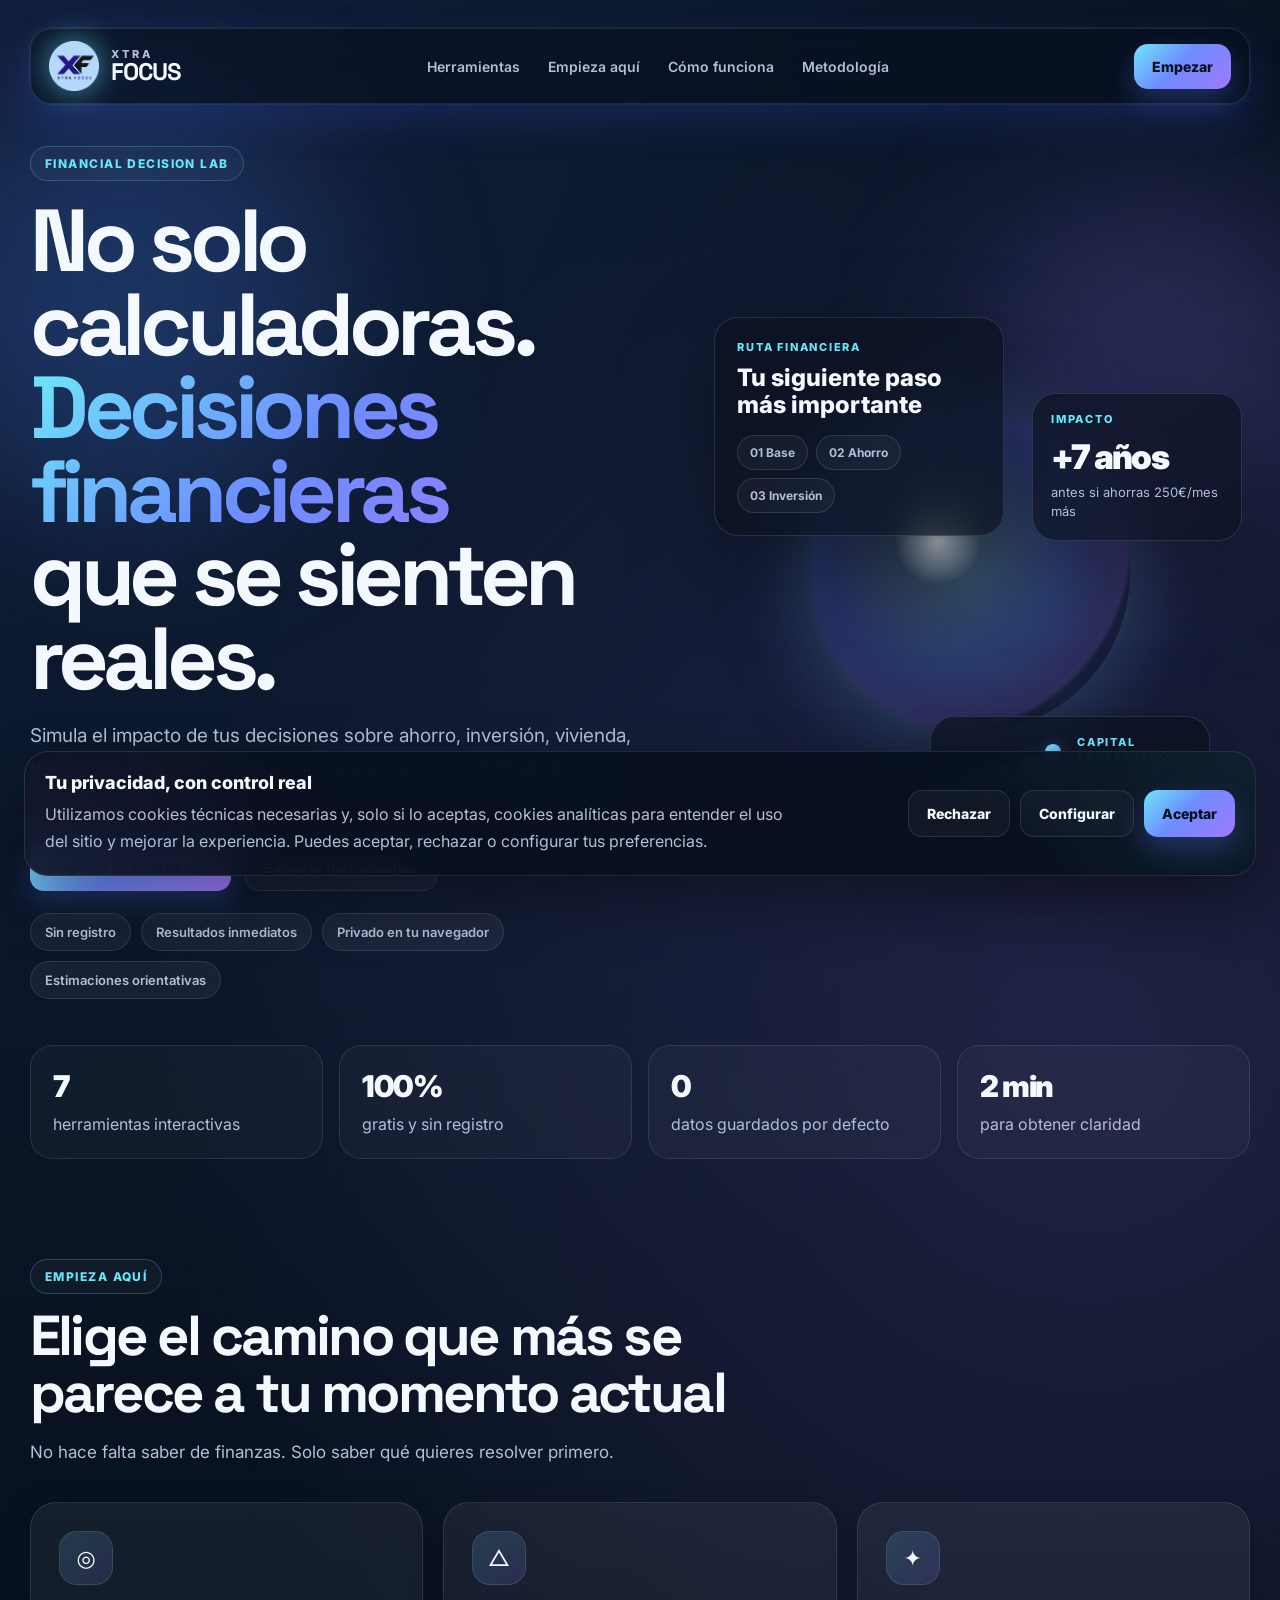
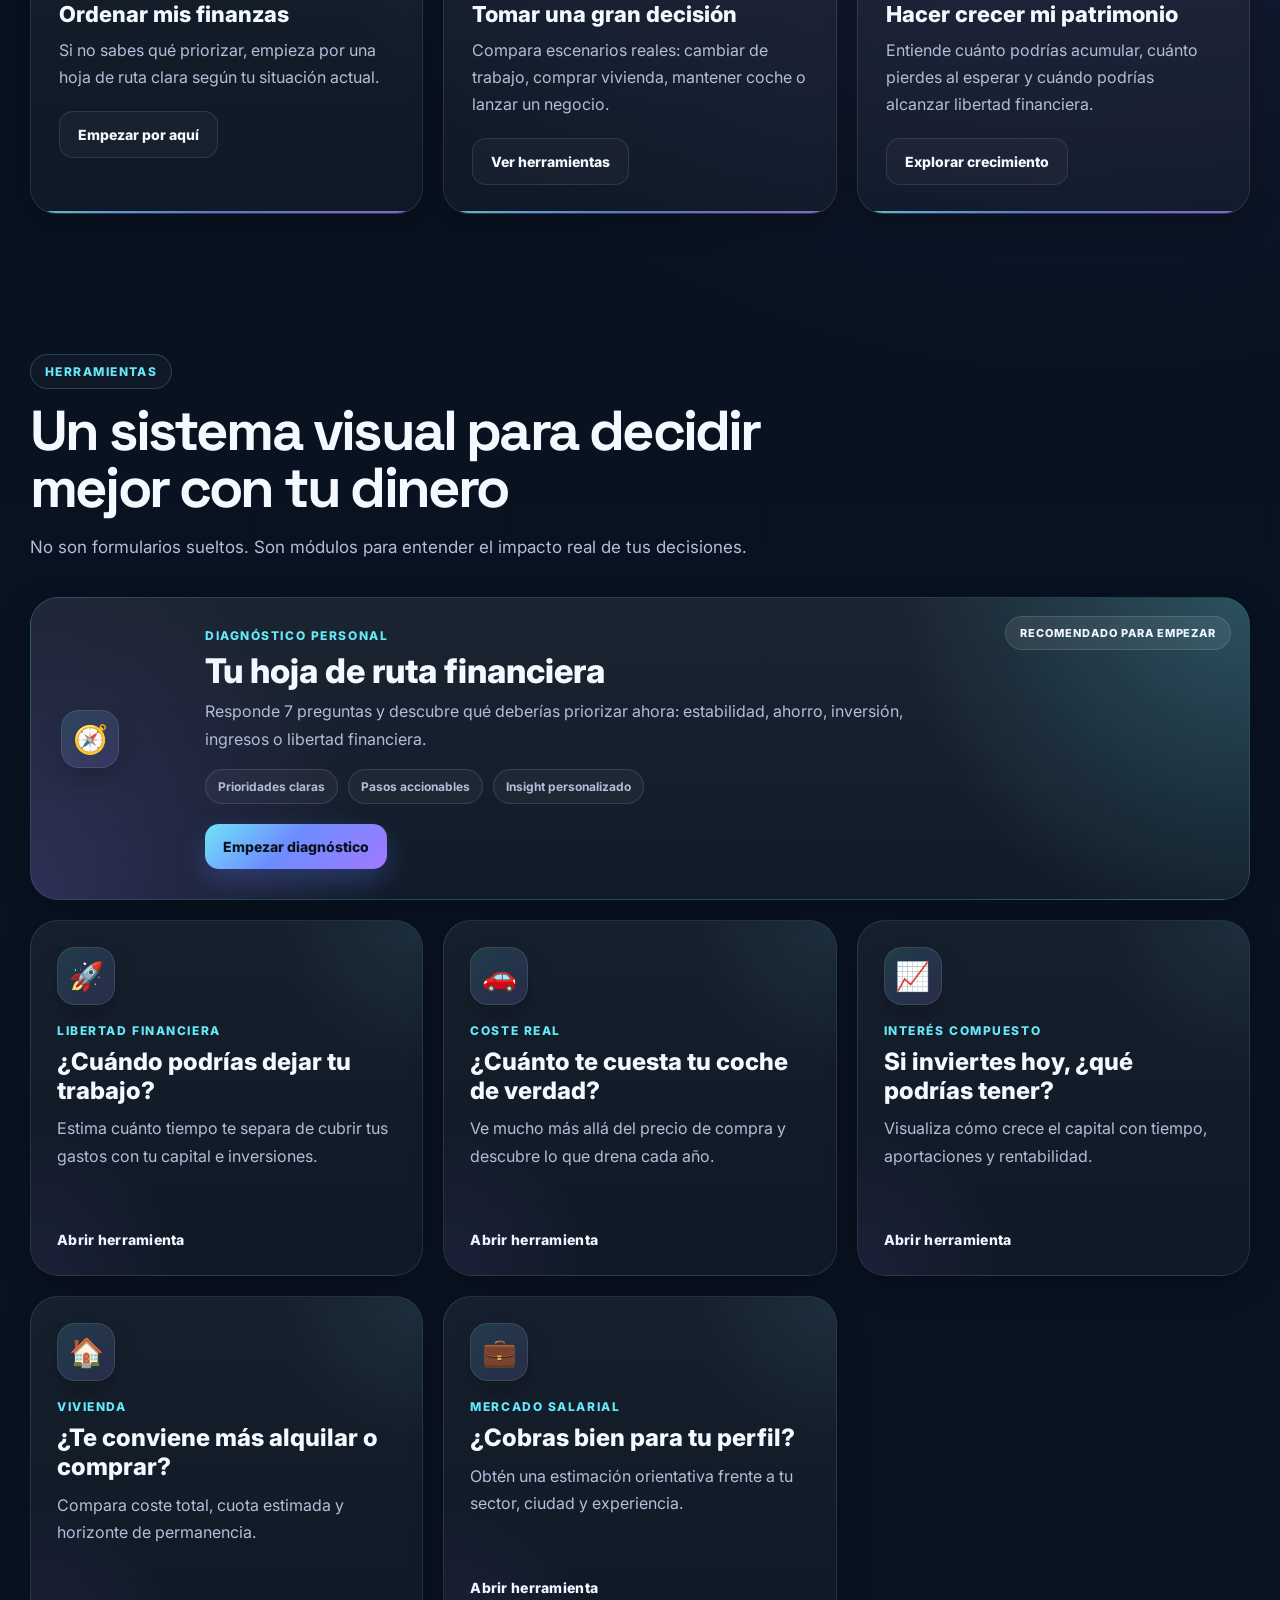
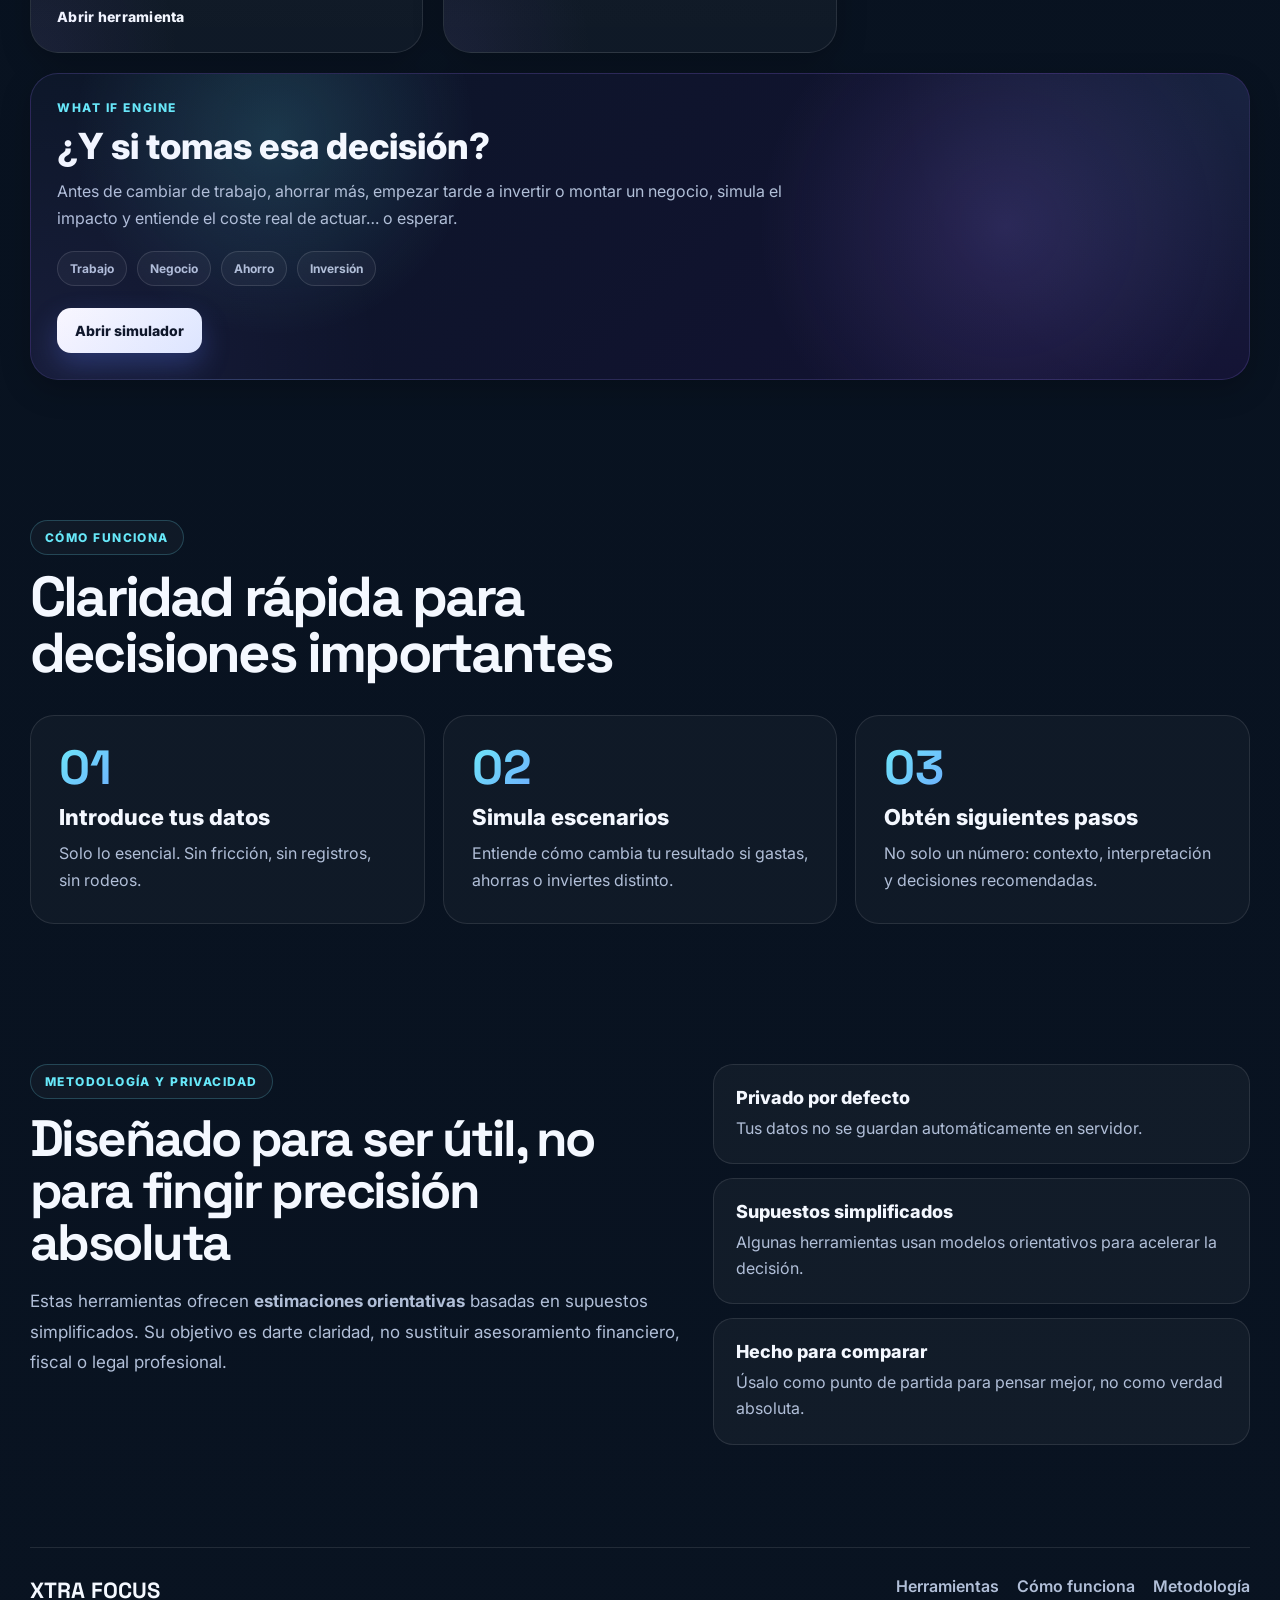
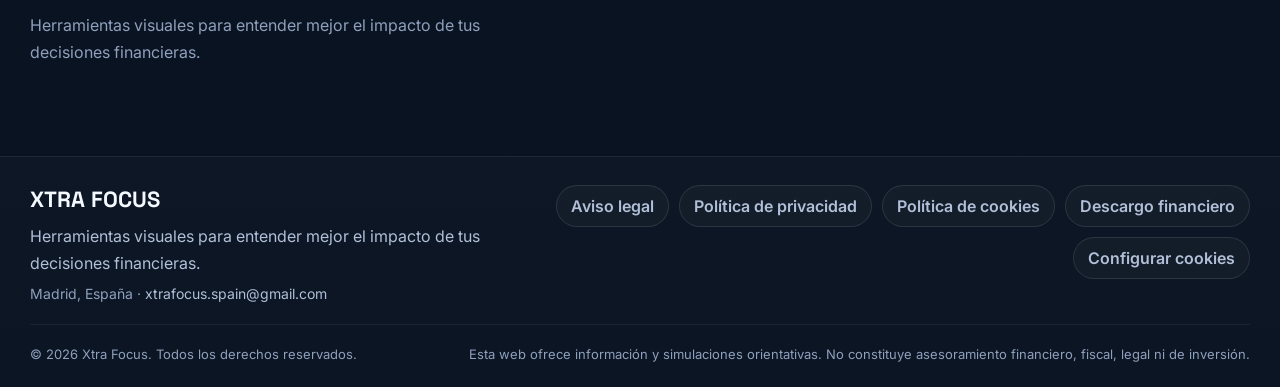
<file: index.html>
<!DOCTYPE html>
<html lang="es">
<head>
  <meta charset="UTF-8" />
  <meta name="viewport" content="width=device-width, initial-scale=1.0" />
  <title>XTRA FOCUS | Financial Decision Lab</title>
  <meta
    name="description"
    content="Simula decisiones financieras reales: libertad financiera, inversión, alquiler vs compra, sueldo, coche y más."
  />
  <link rel="preconnect" href="https://fonts.googleapis.com" />
  <link rel="preconnect" href="https://fonts.gstatic.com" crossorigin />
  <link
    href="https://fonts.googleapis.com/css2?family=Inter:wght@400;500;600;700;800;900&family=Space+Grotesk:wght@500;700&display=swap"
    rel="stylesheet"
  />
  <link rel="icon" type="image/png" href="favivon.png">   
  <link rel="stylesheet" href="styles.css" />
</head> 
<body>
  <div class="bg-orb bg-orb-1"></div>
  <div class="bg-orb bg-orb-2"></div>
  <div class="bg-grid"></div>
  <div class="bg-noise"></div>

  <!-- HEADER -->
  <header class="site-header">
    <div class="container header-inner">
        <a href="#" class="brand">
          <img src="favivon.png" alt="Logo Xtra Focus" class="brand-mark">

          <div class="brand-text">
            <span class="brand-top">XTRA</span>
            <span class="brand-bottom">FOCUS</span>
          </div>
      </a>

      <nav class="main-nav">
        <a href="#tools">Herramientas</a>
        <a href="#paths">Empieza aquí</a>
        <a href="#how">Cómo funciona</a>
        <a href="#trust">Metodología</a>
      </nav>

      <button class="header-cta" data-scroll="#tools">Empezar</button>
    </div>
  </header>

  <!-- HERO -->
  <section class="hero">
    <div class="container hero-grid">
      <div class="hero-copy">
        <div class="eyebrow">Financial Decision Lab</div>
        <h1>
          No solo calculadoras.
          <span>Decisiones financieras</span>
          que se sienten reales.
        </h1>
        <p class="hero-text">
          Simula el impacto de tus decisiones sobre ahorro, inversión, vivienda,
          trabajo y libertad financiera en una experiencia visual diseñada para
          darte claridad.
        </p>

        <div class="hero-actions">
          <button class="btn btn-primary" data-open="ruta">
            Empezar mi hoja de ruta
          </button>
          <button class="btn btn-secondary" data-scroll="#tools">
            Explorar herramientas
          </button>
        </div>

        <div class="hero-chips">
          <span>Sin registro</span>
          <span>Resultados inmediatos</span>
          <span>Privado en tu navegador</span>
          <span>Estimaciones orientativas</span>
        </div>
      </div>

      <div class="hero-visual">
        <div class="visual-core"></div>

        <div class="floating-card floating-card-main">
          <div class="fc-top">RUTA FINANCIERA</div>
          <div class="fc-title">Tu siguiente paso más importante</div>
          <div class="fc-steps">
            <span>01 Base</span>
            <span>02 Ahorro</span>
            <span>03 Inversión</span>
          </div>
        </div>

        <div class="floating-card floating-card-right">
          <div class="mini-label">Impacto</div>
          <div class="mini-number">+7 años</div>
          <div class="mini-sub">antes si ahorras 250€/mes más</div>
        </div>

        <div class="floating-card floating-card-bottom">
          <div class="mini-chart">
            <span></span><span></span><span></span><span></span><span></span>
          </div>
          <div>
            <div class="mini-label">Capital proyectado</div>
            <div class="mini-sub">Visualiza el coste real de esperar</div>
          </div>
        </div>
      </div>
    </div>
  </section>

  <!-- TRUST BAR -->
  <section class="trust-bar">
    <div class="container trust-grid">
      <div class="trust-item">
        <strong>7</strong>
        <span>herramientas interactivas</span>
      </div>
      <div class="trust-item">
        <strong>100%</strong>
        <span>gratis y sin registro</span>
      </div>
      <div class="trust-item">
        <strong>0</strong>
        <span>datos guardados por defecto</span>
      </div>
      <div class="trust-item">
        <strong>2 min</strong>
        <span>para obtener claridad</span>
      </div>
    </div>
  </section>

  <!-- PATHS -->
  <section class="paths-section" id="paths">
    <div class="container">
      <div class="section-head">
        <div class="section-kicker">Empieza aquí</div>
        <h2>Elige el camino que más se parece a tu momento actual</h2>
        <p>No hace falta saber de finanzas. Solo saber qué quieres resolver primero.</p>
      </div>

      <div class="paths-grid">
        <article class="path-card">
          <div class="path-icon">◎</div>
          <h3>Ordenar mis finanzas</h3>
          <p>
            Si no sabes qué priorizar, empieza por una hoja de ruta clara según
            tu situación actual.
          </p>
          <button class="btn btn-ghost" data-open="ruta">Empezar por aquí</button>
        </article>

        <article class="path-card">
          <div class="path-icon">△</div>
          <h3>Tomar una gran decisión</h3>
          <p>
            Compara escenarios reales: cambiar de trabajo, comprar vivienda,
            mantener coche o lanzar un negocio.
          </p>
          <button class="btn btn-ghost" data-scroll="#tools">Ver herramientas</button>
        </article>

        <article class="path-card">
          <div class="path-icon">✦</div>
          <h3>Hacer crecer mi patrimonio</h3>
          <p>
            Entiende cuánto podrías acumular, cuánto pierdes al esperar y cuándo
            podrías alcanzar libertad financiera.
          </p>
          <button class="btn btn-ghost" data-open="invest">Explorar crecimiento</button>
        </article>
      </div>
    </div>
  </section>

  <!-- TOOLS -->
  <section class="tools-section" id="tools">
    <div class="container">
      <div class="section-head">
        <div class="section-kicker">Herramientas</div>
        <h2>Un sistema visual para decidir mejor con tu dinero</h2>
        <p>
          No son formularios sueltos. Son módulos para entender el impacto real
          de tus decisiones.
        </p>
      </div>

      <div class="tools-grid">
        <!-- FEATURED -->
        <article class="tool-card tool-card-featured" data-open="ruta" tabindex="0">
          <div class="tool-featured-badge">Recomendado para empezar</div>

          <div class="tool-featured-left">
            <div class="tool-icon">🧭</div>
          </div>

          <div class="tool-featured-right">
            <div class="tool-tag">Diagnóstico personal</div>
            <h3>Tu hoja de ruta financiera</h3>
            <p>
              Responde 7 preguntas y descubre qué deberías priorizar ahora:
              estabilidad, ahorro, inversión, ingresos o libertad financiera.
            </p>

            <div class="feature-list">
              <span>Prioridades claras</span>
              <span>Pasos accionables</span>
              <span>Insight personalizado</span>
            </div>

            <button class="btn btn-primary">
              Empezar diagnóstico
            </button>
          </div>
        </article>

        <!-- CARD -->
        <article class="tool-card" data-open="freedom" tabindex="0">
          <div class="tool-icon">🚀</div>
          <div class="tool-tag">Libertad financiera</div>
          <h3>¿Cuándo podrías dejar tu trabajo?</h3>
          <p>
            Estima cuánto tiempo te separa de cubrir tus gastos con tu capital e inversiones.
          </p>
          <button class="tool-link">Abrir herramienta</button>
        </article>

        <article class="tool-card" data-open="car" tabindex="0">
          <div class="tool-icon">🚗</div>
          <div class="tool-tag">Coste real</div>
          <h3>¿Cuánto te cuesta tu coche de verdad?</h3>
          <p>
            Ve mucho más allá del precio de compra y descubre lo que drena cada año.
          </p>
          <button class="tool-link">Abrir herramienta</button>
        </article>

        <article class="tool-card" data-open="invest" tabindex="0">
          <div class="tool-icon">📈</div>
          <div class="tool-tag">Interés compuesto</div>
          <h3>Si inviertes hoy, ¿qué podrías tener?</h3>
          <p>
            Visualiza cómo crece el capital con tiempo, aportaciones y rentabilidad.
          </p>
          <button class="tool-link">Abrir herramienta</button>
        </article>

        <article class="tool-card" data-open="rent" tabindex="0">
          <div class="tool-icon">🏠</div>
          <div class="tool-tag">Vivienda</div>
          <h3>¿Te conviene más alquilar o comprar?</h3>
          <p>
            Compara coste total, cuota estimada y horizonte de permanencia.
          </p>
          <button class="tool-link">Abrir herramienta</button>
        </article>

        <article class="tool-card" data-open="sueldos" tabindex="0">
          <div class="tool-icon">💼</div>
          <div class="tool-tag">Mercado salarial</div>
          <h3>¿Cobras bien para tu perfil?</h3>
          <p>
            Obtén una estimación orientativa frente a tu sector, ciudad y experiencia.
          </p>
          <button class="tool-link">Abrir herramienta</button>
        </article>

        <!-- SIMULATOR BIG -->
        <article class="tool-card tool-card-simulator" data-open="simulador" tabindex="0">
          <div class="simulator-overlay"></div>
          <div class="tool-tag">What If Engine</div>
          <h3>¿Y si tomas esa decisión?</h3>
          <p>
            Antes de cambiar de trabajo, ahorrar más, empezar tarde a invertir o
            montar un negocio, simula el impacto y entiende el coste real de actuar… o esperar.
          </p>

          <div class="sim-pills">
            <span>Trabajo</span>
            <span>Negocio</span>
            <span>Ahorro</span>
            <span>Inversión</span>
          </div>

          <button class="btn btn-light">
            Abrir simulador
          </button>
        </article>
      </div>
    </div>
  </section>

  <!-- HOW -->
  <section class="how-section" id="how">
    <div class="container">
      <div class="section-head">
        <div class="section-kicker">Cómo funciona</div>
        <h2>Claridad rápida para decisiones importantes</h2>
      </div>

      <div class="how-grid">
        <article class="how-card">
          <div class="how-num">01</div>
          <h3>Introduce tus datos</h3>
          <p>Solo lo esencial. Sin fricción, sin registros, sin rodeos.</p>
        </article>
        <article class="how-card">
          <div class="how-num">02</div>
          <h3>Simula escenarios</h3>
          <p>Entiende cómo cambia tu resultado si gastas, ahorras o inviertes distinto.</p>
        </article>
        <article class="how-card">
          <div class="how-num">03</div>
          <h3>Obtén siguientes pasos</h3>
          <p>No solo un número: contexto, interpretación y decisiones recomendadas.</p>
        </article>
      </div>
    </div>
  </section>

  <!-- TRUST / METHODOLOGY -->
  <section class="method-section" id="trust">
    <div class="container method-grid">
      <div class="method-copy">
        <div class="section-kicker">Metodología y privacidad</div>
        <h2>Diseñado para ser útil, no para fingir precisión absoluta</h2>
        <p>
          Estas herramientas ofrecen <strong>estimaciones orientativas</strong>
          basadas en supuestos simplificados. Su objetivo es darte claridad,
          no sustituir asesoramiento financiero, fiscal o legal profesional.
        </p>
      </div>

      <div class="method-points">
        <div class="method-item">
          <strong>Privado por defecto</strong>
          <span>Tus datos no se guardan automáticamente en servidor.</span>
        </div>
        <div class="method-item">
          <strong>Supuestos simplificados</strong>
          <span>Algunas herramientas usan modelos orientativos para acelerar la decisión.</span>
        </div>
        <div class="method-item">
          <strong>Hecho para comparar</strong>
          <span>Úsalo como punto de partida para pensar mejor, no como verdad absoluta.</span>
        </div>
      </div>
    </div>
  </section>

  <!-- FOOTER -->
  <footer class="site-footer">
    <div class="container footer-inner">
      <div>
        <div class="footer-brand">XTRA FOCUS</div>
        <p>
          Herramientas visuales para entender mejor el impacto de tus decisiones financieras.
        </p>
      </div>

      <div class="footer-links">
        <a href="#tools">Herramientas</a>
        <a href="#how">Cómo funciona</a>
        <a href="#trust">Metodología</a>
      </div>
    </div>
  </footer>

  <!-- MODAL: RUTA -->
  <div class="modal-overlay" id="modal-ruta" aria-hidden="true">
    <div class="modal modal-quiz" role="dialog" aria-modal="true" aria-labelledby="ruta-title">
      <button class="modal-close" data-close="ruta" aria-label="Cerrar modal">✕</button>

      <div class="quiz-topbar">
        <div class="quiz-progress">
          <div class="quiz-progress-bar" id="quiz-progress-bar"></div>
        </div>
        <div class="quiz-step-label" id="quiz-step-label">Pregunta 1 de 7</div>
      </div>

      <div id="quiz-steps">
        <div class="quiz-step active" id="step-1">
          <div class="modal-icon">🧭</div>
          <h2 id="ruta-title">Tu hoja de ruta financiera</h2>
          <p class="modal-subtitle">7 preguntas. Un plan orientativo adaptado a tu situación.</p>
          <div class="quiz-question">¿Cuál es tu situación laboral actual?</div>
          <div class="quiz-options">
            <button class="quiz-option" data-key="empleo" data-value="empleado">Empleado por cuenta ajena</button>
            <button class="quiz-option" data-key="empleo" data-value="autonomo">Autónomo / Freelance</button>
            <button class="quiz-option" data-key="empleo" data-value="empresario">Empresario</button>
            <button class="quiz-option" data-key="empleo" data-value="sin_trabajo">En búsqueda de empleo</button>
            <button class="quiz-option" data-key="empleo" data-value="estudiante">Estudiante</button>
          </div>
          <button class="btn btn-primary quiz-next" data-next="1" disabled>Siguiente</button>
        </div>

        <div class="quiz-step" id="step-2">
          <div class="quiz-question">¿Cuál es tu rango de ingresos mensuales netos?</div>
          <div class="quiz-options">
            <button class="quiz-option" data-key="ingresos" data-value="menos1000">Menos de 1.000€</button>
            <button class="quiz-option" data-key="ingresos" data-value="1000_2000">Entre 1.000€ y 2.000€</button>
            <button class="quiz-option" data-key="ingresos" data-value="2000_3500">Entre 2.000€ y 3.500€</button>
            <button class="quiz-option" data-key="ingresos" data-value="mas3500">Más de 3.500€</button>
          </div>
          <button class="btn btn-primary quiz-next" data-next="2" disabled>Siguiente</button>
        </div>

        <div class="quiz-step" id="step-3">
          <div class="quiz-question">¿Tienes deudas actualmente?</div>
          <div class="quiz-options">
            <button class="quiz-option" data-key="deudas" data-value="no">No tengo deudas</button>
            <button class="quiz-option" data-key="deudas" data-value="hipoteca">Solo hipoteca</button>
            <button class="quiz-option" data-key="deudas" data-value="coche">Préstamo de coche</button>
            <button class="quiz-option" data-key="deudas" data-value="tarjetas">Tarjetas / deuda de consumo</button>
            <button class="quiz-option" data-key="deudas" data-value="varias">Varias deudas</button>
          </div>
          <button class="btn btn-primary quiz-next" data-next="3" disabled>Siguiente</button>
        </div>

        <div class="quiz-step" id="step-4">
          <div class="quiz-question">¿Tienes fondo de emergencia?</div>
          <p class="quiz-hint">Dinero líquido para cubrir al menos entre 3 y 6 meses de gastos.</p>
          <div class="quiz-options">
            <button class="quiz-option" data-key="emergencia" data-value="no">No tengo nada ahorrado</button>
            <button class="quiz-option" data-key="emergencia" data-value="poco">Menos de 1 mes</button>
            <button class="quiz-option" data-key="emergencia" data-value="medio">Entre 1 y 3 meses</button>
            <button class="quiz-option" data-key="emergencia" data-value="bien">Más de 3 meses</button>
          </div>
          <button class="btn btn-primary quiz-next" data-next="4" disabled>Siguiente</button>
        </div>

        <div class="quiz-step" id="step-5">
          <div class="quiz-question">¿Inviertes actualmente?</div>
          <div class="quiz-options">
            <button class="quiz-option" data-key="inversion" data-value="no">No, no sé por dónde empezar</button>
            <button class="quiz-option" data-key="inversion" data-value="pensando">Lo estoy pensando</button>
            <button class="quiz-option" data-key="inversion" data-value="poco">Sí, algo en fondos o ETFs</button>
            <button class="quiz-option" data-key="inversion" data-value="activo">Sí, tengo cartera diversificada</button>
          </div>
          <button class="btn btn-primary quiz-next" data-next="5" disabled>Siguiente</button>
        </div>

        <div class="quiz-step" id="step-6">
          <div class="quiz-question">¿Cuál es tu principal objetivo financiero ahora mismo?</div>
          <div class="quiz-options">
            <button class="quiz-option" data-key="objetivo" data-value="salir_deudas">Salir de deudas</button>
            <button class="quiz-option" data-key="objetivo" data-value="ahorrar">Ahorrar de verdad</button>
            <button class="quiz-option" data-key="objetivo" data-value="invertir">Empezar a invertir</button>
            <button class="quiz-option" data-key="objetivo" data-value="casa">Comprar vivienda</button>
            <button class="quiz-option" data-key="objetivo" data-value="negocio">Montar un negocio</button>
            <button class="quiz-option" data-key="objetivo" data-value="libertad">Libertad financiera</button>
          </div>
          <button class="btn btn-primary quiz-next" data-next="6" disabled>Siguiente</button>
        </div>

        <div class="quiz-step" id="step-7">
          <div class="quiz-question">¿Cuánto tiempo puedes dedicar a tus finanzas cada semana?</div>
          <div class="quiz-options">
            <button class="quiz-option" data-key="tiempo" data-value="nada">Menos de 30 minutos</button>
            <button class="quiz-option" data-key="tiempo" data-value="poco">Entre 30 min y 2 horas</button>
            <button class="quiz-option" data-key="tiempo" data-value="medio">Entre 2 y 5 horas</button>
            <button class="quiz-option" data-key="tiempo" data-value="mucho">Más de 5 horas</button>
          </div>
          <button class="btn btn-primary quiz-next" id="quiz-finish" disabled>Ver mi plan</button>
        </div>
      </div>

      <div id="quiz-result" class="quiz-result" hidden>
        <div class="result-top">
          <div class="modal-icon">🎯</div>
          <h2>Tu hoja de ruta personalizada</h2>
          <p class="modal-subtitle" id="roadmap-level-label"></p>
        </div>

        <div class="result-pill" id="roadmap-level-badge"></div>

        <div class="roadmap-steps" id="roadmap-steps-container"></div>

        <div class="result-insight-box" id="roadmap-insight-box"></div>

        <div class="assumption-note">
          Esta hoja de ruta es orientativa y usa un modelo simplificado para priorizar tus siguientes pasos.
        </div>

        <button class="btn btn-secondary full" id="reset-quiz-btn">Repetir quiz</button>
      </div>
    </div>
  </div>

  <!-- MODAL LIBERTAD -->
  <div class="modal-overlay" id="modal-freedom" aria-hidden="true">
    <div class="modal" role="dialog" aria-modal="true">
      <button class="modal-close" data-close="freedom" aria-label="Cerrar modal">✕</button>
      <div class="modal-header">
        <div class="modal-icon">🚀</div>
        <h2>Libertad financiera</h2>
        <p class="modal-subtitle">Una estimación orientativa basada en ahorro, gastos y rentabilidad.</p>
      </div>

      <div class="form-grid">
        <div class="form-group">
          <label for="f-age">Tu edad actual</label>
          <input type="number" id="f-age" placeholder="30" min="18" max="80" />
        </div>
        <div class="form-group">
          <label for="f-income">Ingresos mensuales netos</label>
          <div class="input-prefix"><span>€</span><input type="number" id="f-income" placeholder="2500" /></div>
        </div>
        <div class="form-group">
          <label for="f-expenses">Gastos mensuales</label>
          <div class="input-prefix"><span>€</span><input type="number" id="f-expenses" placeholder="1800" /></div>
        </div>
        <div class="form-group">
          <label for="f-savings">Ahorros actuales</label>
          <div class="input-prefix"><span>€</span><input type="number" id="f-savings" placeholder="10000" /></div>
        </div>
        <div class="form-group full">
          <label for="f-return">Rentabilidad anual esperada</label>
          <div class="input-suffix"><input type="number" id="f-return" placeholder="7" min="0" max="20" step="0.1" /><span>%</span></div>
        </div>
      </div>

      <button class="btn btn-primary full" id="calc-freedom-btn">Calcular mi estimación</button>

      <div class="results-box" id="result-freedom">
        <div class="results-head">
          <div class="results-kicker">Resultado principal</div>
          <div class="result-main" id="r-freedom-years">—</div>
          <div class="result-label">años estimados para alcanzar tu objetivo</div>
        </div>

        <div class="result-details">
          <div class="result-detail-item"><div class="value" id="r-freedom-age">—</div><div class="label">Edad estimada</div></div>
          <div class="result-detail-item"><div class="value" id="r-freedom-capital">—</div><div class="label">Capital objetivo</div></div>
          <div class="result-detail-item"><div class="value" id="r-freedom-monthly">—</div><div class="label">Ahorro mensual</div></div>
          <div class="result-detail-item"><div class="value" id="r-freedom-rate">—</div><div class="label">Tasa de ahorro</div></div>
        </div>

        <div class="result-insight" id="r-freedom-insight"></div>
        <div class="assumption-note">Supuestos: regla del 4%, rentabilidad constante y aportación mensual fija. No incluye inflación ni impuestos.</div>
      </div>
    </div>
  </div>

  <!-- MODAL COCHE -->
  <div class="modal-overlay" id="modal-car" aria-hidden="true">
    <div class="modal" role="dialog" aria-modal="true">
      <button class="modal-close" data-close="car" aria-label="Cerrar modal">✕</button>
      <div class="modal-header">
        <div class="modal-icon">🚗</div>
        <h2>Coste real de tu coche</h2>
        <p class="modal-subtitle">Una estimación más realista del impacto total de mantener tu vehículo.</p>
      </div>

      <div class="form-grid">
        <div class="form-group">
          <label for="c-price">Precio del coche</label>
          <div class="input-prefix"><span>€</span><input type="number" id="c-price" placeholder="20000" /></div>
        </div>
        <div class="form-group">
          <label for="c-insurance">Seguro anual</label>
          <div class="input-prefix"><span>€</span><input type="number" id="c-insurance" placeholder="600" /></div>
        </div>
        <div class="form-group">
          <label for="c-fuel">Combustible mensual</label>
          <div class="input-prefix"><span>€</span><input type="number" id="c-fuel" placeholder="120" /></div>
        </div>
        <div class="form-group">
          <label for="c-maintenance">Mantenimiento anual</label>
          <div class="input-prefix"><span>€</span><input type="number" id="c-maintenance" placeholder="400" /></div>
        </div>
        <div class="form-group full">
          <label for="c-years">Años que lo tendrás</label>
          <input type="number" id="c-years" placeholder="5" min="1" max="20" />
        </div>
      </div>

      <button class="btn btn-primary full" id="calc-car-btn">Calcular coste real</button>

      <div class="results-box" id="result-car">
        <div class="results-head">
          <div class="results-kicker">Resultado principal</div>
          <div class="result-main" id="r-car-total">—</div>
          <div class="result-label">coste total estimado en el período</div>
        </div>

        <div class="result-details">
          <div class="result-detail-item"><div class="value" id="r-car-year">—</div><div class="label">Coste por año</div></div>
          <div class="result-detail-item"><div class="value" id="r-car-month">—</div><div class="label">Coste por mes</div></div>
          <div class="result-detail-item"><div class="value" id="r-car-day">—</div><div class="label">Coste por día</div></div>
          <div class="result-detail-item"><div class="value" id="r-car-km">—</div><div class="label">Coste por km</div></div>
        </div>

        <div class="result-insight" id="r-car-insight"></div>
        <div class="assumption-note">Supuestos: depreciación simplificada, 15.000 km/año y costes medios orientativos.</div>
      </div>
    </div>
  </div>

  <!-- MODAL INVERSIÓN -->
  <div class="modal-overlay" id="modal-invest" aria-hidden="true">
    <div class="modal" role="dialog" aria-modal="true">
      <button class="modal-close" data-close="invest" aria-label="Cerrar modal">✕</button>
      <div class="modal-header">
        <div class="modal-icon">📈</div>
        <h2>Interés compuesto</h2>
        <p class="modal-subtitle">Visualiza cómo puede crecer tu dinero si empiezas hoy.</p>
      </div>

      <div class="form-grid">
        <div class="form-group">
          <label for="i-initial">Capital inicial</label>
          <div class="input-prefix"><span>€</span><input type="number" id="i-initial" placeholder="5000" /></div>
        </div>
        <div class="form-group">
          <label for="i-monthly">Aportación mensual</label>
          <div class="input-prefix"><span>€</span><input type="number" id="i-monthly" placeholder="200" /></div>
        </div>
        <div class="form-group">
          <label for="i-return">Rentabilidad anual esperada</label>
          <div class="input-suffix"><input type="number" id="i-return" placeholder="7" min="0" max="30" step="0.1" /><span>%</span></div>
        </div>
        <div class="form-group">
          <label for="i-years">Años de inversión</label>
          <input type="number" id="i-years" placeholder="20" min="1" max="60" />
        </div>
      </div>

      <button class="btn btn-primary full" id="calc-invest-btn">Ver mi proyección</button>

      <div class="results-box" id="result-invest">
        <div class="results-head">
          <div class="results-kicker">Resultado principal</div>
          <div class="result-main" id="r-invest-total">—</div>
          <div class="result-label">capital acumulado estimado</div>
        </div>

        <div class="result-details">
          <div class="result-detail-item"><div class="value" id="r-invest-contributed">—</div><div class="label">Dinero aportado</div></div>
          <div class="result-detail-item"><div class="value" id="r-invest-gains">—</div><div class="label">Ganancias estimadas</div></div>
          <div class="result-detail-item"><div class="value" id="r-invest-multiplier">—</div><div class="label">Multiplicador</div></div>
          <div class="result-detail-item"><div class="value" id="r-invest-monthly-income">—</div><div class="label">Renta mensual 4%</div></div>
        </div>

        <div class="result-insight" id="r-invest-insight"></div>
        <div class="assumption-note">Supuestos: aportación constante, capitalización mensual y rentabilidad estable. No incluye inflación ni impuestos.</div>
      </div>
    </div>
  </div>

  <!-- MODAL ALQUILER VS COMPRA -->
  <div class="modal-overlay" id="modal-rent" aria-hidden="true">
    <div class="modal" role="dialog" aria-modal="true">
      <button class="modal-close" data-close="rent" aria-label="Cerrar modal">✕</button>
      <div class="modal-header">
        <div class="modal-icon">🏠</div>
        <h2>Alquilar o comprar</h2>
        <p class="modal-subtitle">Una comparación orientativa del coste total según tus datos.</p>
      </div>

      <div class="form-grid">
        <div class="form-group">
          <label for="h-price">Precio del piso</label>
          <div class="input-prefix"><span>€</span><input type="number" id="h-price" placeholder="250000" /></div>
        </div>
        <div class="form-group">
          <label for="h-down">Ahorros para entrada</label>
          <div class="input-prefix"><span>€</span><input type="number" id="h-down" placeholder="50000" /></div>
        </div>
        <div class="form-group">
          <label for="h-rent">Alquiler equivalente mensual</label>
          <div class="input-prefix"><span>€</span><input type="number" id="h-rent" placeholder="900" /></div>
        </div>
        <div class="form-group">
          <label for="h-rate">Tipo de interés hipotecario</label>
          <div class="input-suffix"><input type="number" id="h-rate" placeholder="3.5" min="0" max="12" step="0.1" /><span>%</span></div>
        </div>
        <div class="form-group full">
          <label for="h-years">Años de hipoteca</label>
          <input type="number" id="h-years" placeholder="30" min="5" max="40" />
        </div>
      </div>

      <button class="btn btn-primary full" id="calc-rent-btn">Comparar escenario</button>

      <div class="results-box" id="result-rent">
        <div class="results-head">
          <div class="results-kicker">Veredicto orientativo</div>
          <div class="result-main" id="r-rent-verdict">—</div>
          <div class="result-label" id="r-rent-verdict-label">según tus datos actuales</div>
        </div>

        <div class="result-details">
          <div class="result-detail-item"><div class="value" id="r-rent-mortgage">—</div><div class="label">Cuota hipoteca</div></div>
          <div class="result-detail-item"><div class="value" id="r-rent-total-cost">—</div><div class="label">Coste compra</div></div>
          <div class="result-detail-item"><div class="value" id="r-rent-total-rent">—</div><div class="label">Coste alquiler</div></div>
          <div class="result-detail-item"><div class="value" id="r-rent-break">—</div><div class="label">Punto equilibrio</div></div>
        </div>

        <div class="result-insight" id="r-rent-insight"></div>
        <div class="assumption-note">Supuestos: modelo simplificado con IBI, gastos de compra y subida anual del alquiler. No incluye revalorización, comunidad ni coste de oportunidad.</div>
      </div>
    </div>
  </div>

  <!-- MODAL SUELDOS -->
  <div class="modal-overlay" id="modal-sueldos" aria-hidden="true">
    <div class="modal" role="dialog" aria-modal="true">
      <button class="modal-close" data-close="sueldos" aria-label="Cerrar modal">✕</button>
      <div class="modal-header">
        <div class="modal-icon">💼</div>
        <h2>Radiografía de sueldos</h2>
        <p class="modal-subtitle">Estimación orientativa. No sustituye una base salarial real de mercado.</p>
      </div>

      <div class="form-grid">
        <div class="form-group">
          <label for="s-sector">Sector</label>
          <select id="s-sector">
            <option value="">Selecciona</option>
            <option value="tech">Tecnología / IT</option>
            <option value="marketing">Marketing / Comunicación</option>
            <option value="finanzas">Finanzas / Banca</option>
            <option value="salud">Salud / Sanidad</option>
            <option value="educacion">Educación</option>
            <option value="logistica">Logística / Transporte</option>
            <option value="construccion">Construcción / Arquitectura</option>
            <option value="hosteleria">Hostelería / Turismo</option>
            <option value="legal">Legal / RRHH</option>
            <option value="otro">Otro</option>
          </select>
        </div>

        <div class="form-group">
          <label for="s-ciudad">Ciudad</label>
          <select id="s-ciudad">
            <option value="">Selecciona</option>
            <option value="madrid">Madrid</option>
            <option value="barcelona">Barcelona</option>
            <option value="valencia">Valencia</option>
            <option value="sevilla">Sevilla</option>
            <option value="bilbao">Bilbao / País Vasco</option>
            <option value="zaragoza">Zaragoza</option>
            <option value="malaga">Málaga</option>
            <option value="otra">Otra ciudad</option>
          </select>
        </div>

        <div class="form-group">
          <label for="s-experiencia">Experiencia</label>
          <select id="s-experiencia">
            <option value="">Selecciona</option>
            <option value="junior">Junior (0-2 años)</option>
            <option value="medio">Medio (3-5 años)</option>
            <option value="senior">Senior (6-10 años)</option>
            <option value="experto">Experto (+10 años)</option>
          </select>
        </div>

        <div class="form-group">
          <label for="s-salario">Salario bruto anual</label>
          <div class="input-prefix"><span>€</span><input type="number" id="s-salario" placeholder="28000" /></div>
        </div>
      </div>

      <button class="btn btn-primary full" id="calc-sueldos-btn">Ver estimación</button>

      <div class="results-box" id="result-sueldos">
        <div class="results-head">
          <div class="results-kicker">Posición orientativa</div>
          <div class="result-main" id="r-sueldos-percentil">—</div>
          <div class="result-label" id="r-sueldos-percentil-label">de profesionales con perfil similar</div>
        </div>

        <div class="result-details">
          <div class="result-detail-item"><div class="value" id="r-sueldos-minimo">—</div><div class="label">Mínimo estimado</div></div>
          <div class="result-detail-item"><div class="value" id="r-sueldos-mediana">—</div><div class="label">Mediana estimada</div></div>
          <div class="result-detail-item"><div class="value" id="r-sueldos-maximo">—</div><div class="label">Máximo estimado</div></div>
          <div class="result-detail-item"><div class="value" id="r-sueldos-neto">—</div><div class="label">Neto estimado/mes</div></div>
        </div>

        <div class="result-insight" id="r-sueldos-insight"></div>
        <div class="assumption-note">Modelo salarial orientativo con rangos internos simplificados y estimación de neto no exacta.</div>
      </div>
    </div>
  </div>

  <!-- MODAL SIMULADOR -->
  <div class="modal-overlay" id="modal-simulador" aria-hidden="true">
    <div class="modal modal-simulator" role="dialog" aria-modal="true">
      <button class="modal-close" data-close="simulador" aria-label="Cerrar modal">✕</button>

      <div class="modal-header">
        <div class="modal-icon">🧠</div>
        <h2>Simulador de decisiones</h2>
        <p class="modal-subtitle">Explora el impacto de actuar hoy… o esperar demasiado.</p>
      </div>

      <div class="simulator-selector" id="simulator-selector">
        <button class="sim-scenario-card" data-scenario="negocio">
          <div class="sim-scenario-icon">💼</div>
          <div class="sim-scenario-title">¿Y si monto un negocio?</div>
          <div class="sim-scenario-desc">Inversión, beneficio y tiempo para recuperar.</div>
        </button>

        <button class="sim-scenario-card" data-scenario="ahorro">
          <div class="sim-scenario-icon">💰</div>
          <div class="sim-scenario-title">¿Y si ahorro más cada mes?</div>
          <div class="sim-scenario-desc">Visualiza el efecto acumulado de pequeños cambios.</div>
        </button>

        <button class="sim-scenario-card" data-scenario="inversion">
          <div class="sim-scenario-icon">📈</div>
          <div class="sim-scenario-title">¿Y si hubiera empezado antes?</div>
          <div class="sim-scenario-desc">Calcula el coste real de retrasarte.</div>
        </button>

        <button class="sim-scenario-card" data-scenario="trabajo">
          <div class="sim-scenario-icon">🚀</div>
          <div class="sim-scenario-title">¿Y si cambio de trabajo?</div>
          <div class="sim-scenario-desc">Cuánto vale realmente una mejora salarial.</div>
        </button>
      </div>

      <div class="simulator-form" id="simulator-form" hidden>
        <button class="sim-back-btn" id="sim-back-btn">← Cambiar escenario</button>
        <div class="sim-scenario-header" id="sim-scenario-header"></div>
        <div id="sim-fields"></div>
        <button class="btn btn-primary full" id="run-simulation-btn">Simular escenario</button>
      </div>

      <div class="results-box" id="result-simulador">
        <div class="results-head">
          <div class="results-kicker">Resultado simulado</div>
          <div class="result-main" id="r-sim-main">—</div>
          <div class="result-label" id="r-sim-label"></div>
        </div>

        <div class="result-details" id="r-sim-details"></div>
        <div class="result-insight" id="r-sim-insight"></div>
        <div class="assumption-note">Simulación simplificada con fines orientativos. Los resultados reales dependen de muchas más variables.</div>
      </div>
    </div>
  </div>

  <!-- TOAST -->
  <div class="toast" id="toast"></div>

  <!-- =========================
  FOOTER LEGAL PREMIUM
  ========================= -->
  <footer class="legal-footer">
    <div class="container legal-footer-inner">
      <div class="legal-brand-block">
        <div class="footer-brand">XTRA FOCUS</div>
        <p class="legal-footer-text">
          Herramientas visuales para entender mejor el impacto de tus decisiones financieras.
        </p>
        <p class="legal-footer-mini">
          Madrid, España · <a href="mailto:xtrafocus.spain@gmail.com">xtrafocus.spain@gmail.com</a>
        </p>
      </div>
    
      <div class="legal-links-group">
        <button class="legal-link-btn" data-legal-open="aviso">Aviso legal</button>
        <button class="legal-link-btn" data-legal-open="privacidad">Política de privacidad</button>
        <button class="legal-link-btn" data-legal-open="cookies">Política de cookies</button>
        <button class="legal-link-btn" data-legal-open="disclaimer">Descargo financiero</button>
        <button class="legal-link-btn" id="open-cookie-settings">Configurar cookies</button>
      </div>
    </div>
  
    <div class="container legal-footer-bottom">
      <p>
        © <span id="current-year"></span> Xtra Focus. Todos los derechos reservados.
      </p>
      <p>
        Esta web ofrece información y simulaciones orientativas. No constituye asesoramiento financiero, fiscal, legal ni de inversión.
      </p>
    </div>
  </footer>
  
  <!-- =========================
  MODALES LEGALES
  ========================= -->
  
  <div class="modal-overlay legal-modal-overlay" id="legal-aviso" aria-hidden="true">
    <div class="modal legal-modal" role="dialog" aria-modal="true" aria-labelledby="legal-aviso-title">
      <button class="modal-close" data-legal-close="aviso" aria-label="Cerrar">✕</button>
      <div class="modal-header">
        <div class="modal-icon">⚖️</div>
        <h2 id="legal-aviso-title">Aviso legal</h2>
        <p class="modal-subtitle">Información general del sitio web.</p>
      </div>
    
      <div class="legal-content">
        <h3>1. Titular del sitio web</h3>
        <p>
          En cumplimiento del deber de información, se hace constar que este sitio web, identificado bajo la marca
          <strong>Xtra Focus</strong>, es un proyecto digital operado desde <strong>Madrid, España</strong>.
        </p>
        <p>
          Para cualquier consulta legal o relativa al sitio web, puede contactarse a través del correo electrónico:
          <strong>xtrafocus.spain@gmail.com</strong>.
        </p>
      
        <h3>2. Objeto</h3>
        <p>
          El presente sitio web tiene como finalidad ofrecer contenido, simulaciones, calculadoras y herramientas
          orientativas relacionadas con finanzas personales, toma de decisiones financieras, ahorro, inversión,
          vivienda, trabajo y planificación económica.
        </p>
      
        <h3>3. Condiciones de uso</h3>
        <p>
          El acceso y navegación por este sitio web atribuyen la condición de usuario e implican la aceptación de las
          presentes condiciones de uso. El usuario se compromete a hacer un uso adecuado del contenido, de la
          información y de las funcionalidades disponibles.
        </p>
      
        <h3>4. Propiedad intelectual</h3>
        <p>
          Los textos, diseños, código, estructura, identidad visual y demás elementos del sitio web están protegidos
          por la normativa aplicable en materia de propiedad intelectual e industrial. Queda prohibida su reproducción,
          distribución o transformación sin autorización expresa del titular, salvo en los casos legalmente permitidos.
        </p>
      
        <h3>5. Enlaces externos</h3>
        <p>
          Este sitio web puede incluir enlaces a páginas de terceros. Xtra Focus no se responsabiliza del contenido,
          políticas, disponibilidad o prácticas de dichos sitios externos.
        </p>
      
        <h3>6. Responsabilidad</h3>
        <p>
          Se procura que la información mostrada en esta web sea clara, útil y razonablemente actualizada. No obstante,
          no se garantiza la ausencia de errores, la exactitud absoluta de los contenidos ni la disponibilidad continua
          del sitio web.
        </p>
      </div>
    </div>
  </div>
  
  <div class="modal-overlay legal-modal-overlay" id="legal-privacidad" aria-hidden="true">
    <div class="modal legal-modal" role="dialog" aria-modal="true" aria-labelledby="legal-privacidad-title">
      <button class="modal-close" data-legal-close="privacidad" aria-label="Cerrar">✕</button>
      <div class="modal-header">
        <div class="modal-icon">🔒</div>
        <h2 id="legal-privacidad-title">Política de privacidad</h2>
        <p class="modal-subtitle">Tratamiento de datos personales y privacidad.</p>
      </div>
    
      <div class="legal-content">
        <h3>1. Responsable</h3>
        <p>
          El responsable de este sitio web y, en su caso, del tratamiento de los datos personales vinculados a su uso,
          es <strong>Xtra Focus</strong>, proyecto digital operado desde <strong>Madrid, España</strong>.
        </p>
        <p>
          Correo de contacto: <strong>xtrafocus.spain@gmail.com</strong>
        </p>
      
        <h3>2. Datos personales tratados</h3>
        <p>
          En el estado actual del sitio web, <strong>Xtra Focus no solicita formularios de contacto, no crea cuentas
          de usuario y no recoge datos personales de forma directa</strong> a través de campos introducidos por el usuario.
        </p>
        <p>
          No obstante, el uso de herramientas de analítica puede implicar el tratamiento limitado de determinados datos
          técnicos o identificadores en línea, siempre sujeto al consentimiento del usuario cuando sea legalmente exigible.
        </p>
      
        <h3>3. Finalidad del tratamiento</h3>
        <p>
          En caso de aceptarse cookies analíticas, la finalidad será medir el uso del sitio web, comprender de forma
          agregada cómo navegan los usuarios y mejorar el contenido, diseño, rendimiento y experiencia general del sitio.
        </p>
      
        <h3>4. Base jurídica</h3>
        <p>
          La base jurídica para el uso de cookies analíticas no necesarias será el <strong>consentimiento del usuario</strong>.
          Si el usuario no presta dicho consentimiento, esas cookies no se activarán.
        </p>
      
        <h3>5. Destinatarios y terceros</h3>
        <p>
          En caso de aceptación de cookies analíticas, determinados datos técnicos podrán ser tratados por
          <strong>Google Analytics</strong>, servicio prestado por Google. Dicho tratamiento estará sujeto a las
          condiciones y políticas del proveedor correspondiente.
        </p>
      
        <h3>6. Conservación</h3>
        <p>
          La información relativa al consentimiento de cookies se conservará localmente en el navegador del usuario
          durante el tiempo técnicamente necesario para recordar su preferencia, salvo que el usuario la elimine
          manualmente o modifique su decisión.
        </p>
      
        <h3>7. Derechos</h3>
        <p>
          En la medida en que resulte aplicable conforme a la normativa de protección de datos, el usuario podrá ejercer
          sus derechos de acceso, rectificación, supresión, oposición, limitación del tratamiento y demás derechos
          legalmente reconocidos escribiendo a <strong>xtrafocus.spain@gmail.com</strong>.
        </p>
      
        <h3>8. Menores</h3>
        <p>
          Este sitio web no está específicamente dirigido a menores de edad y no pretende recabar datos personales de
          menores de forma consciente.
        </p>
      
        <h3>9. Cambios en esta política</h3>
        <p>
          Esta política podrá actualizarse para adaptarse a cambios legales, técnicos o funcionales del sitio web.
        </p>
      </div>
    </div>
  </div>
  
  <div class="modal-overlay legal-modal-overlay" id="legal-cookies" aria-hidden="true">
    <div class="modal legal-modal" role="dialog" aria-modal="true" aria-labelledby="legal-cookies-title">
      <button class="modal-close" data-legal-close="cookies" aria-label="Cerrar">✕</button>
      <div class="modal-header">
        <div class="modal-icon">🍪</div>
        <h2 id="legal-cookies-title">Política de cookies</h2>
        <p class="modal-subtitle">Información sobre el uso de cookies en este sitio.</p>
      </div>
    
      <div class="legal-content">
        <h3>1. ¿Qué son las cookies?</h3>
        <p>
          Las cookies son pequeños archivos que se almacenan en el dispositivo del usuario cuando visita una página web.
          Pueden servir para funciones técnicas, recordar preferencias o analizar el uso del sitio.
        </p>
      
        <h3>2. Qué tipos de cookies usa este sitio</h3>
        <p>En este momento, este sitio puede utilizar:</p>
        <ul>
          <li><strong>Cookies técnicas o necesarias:</strong> imprescindibles para el funcionamiento básico del sitio.</li>
          <li><strong>Cookies analíticas:</strong> únicamente si el usuario presta su consentimiento expreso.</li>
        </ul>
      
        <h3>3. Cookies analíticas</h3>
        <p>
          Si el usuario acepta las cookies analíticas, este sitio podrá utilizar <strong>Google Analytics</strong> para
          obtener estadísticas agregadas de uso, como páginas visitadas, tiempo de navegación, tipo de dispositivo,
          rendimiento general y comportamiento anónimo o seudonimizado del tráfico.
        </p>
      
        <h3>4. Base de legitimación</h3>
        <p>
          Las cookies analíticas no necesarias se instalarán únicamente tras la aceptación expresa del usuario mediante
          el banner o panel de configuración de cookies.
        </p>
      
        <h3>5. Cómo gestionar las cookies</h3>
        <p>
          El usuario puede aceptar, rechazar o modificar sus preferencias de cookies en cualquier momento mediante la
          opción <strong>“Configurar cookies”</strong> disponible en el pie de página.
        </p>
      
        <h3>6. Eliminación de cookies</h3>
        <p>
          Además, el usuario puede eliminar o bloquear cookies desde la configuración de su navegador.
        </p>
      
        <h3>7. Cambios</h3>
        <p>
          Esta política de cookies podrá actualizarse si se incorporan nuevas herramientas, servicios de terceros o
          cambios normativos.
        </p>
      </div>
    </div>
  </div>
  
  <div class="modal-overlay legal-modal-overlay" id="legal-disclaimer" aria-hidden="true">
    <div class="modal legal-modal" role="dialog" aria-modal="true" aria-labelledby="legal-disclaimer-title">
      <button class="modal-close" data-legal-close="disclaimer" aria-label="Cerrar">✕</button>
      <div class="modal-header">
        <div class="modal-icon">📉</div>
        <h2 id="legal-disclaimer-title">Descargo de responsabilidad financiera</h2>
        <p class="modal-subtitle">Importante antes de utilizar las herramientas del sitio.</p>
      </div>
    
      <div class="legal-content">
        <h3>1. Finalidad informativa y orientativa</h3>
        <p>
          Los contenidos, simuladores, cálculos, comparativas y herramientas ofrecidos en Xtra Focus tienen una finalidad
          exclusivamente <strong>informativa, educativa y orientativa</strong>.
        </p>
      
        <h3>2. No constituye asesoramiento profesional</h3>
        <p>
          Nada de lo contenido en este sitio web constituye asesoramiento financiero, de inversión, fiscal, contable,
          hipotecario, jurídico o profesional personalizado.
        </p>
      
        <h3>3. Supuestos simplificados</h3>
        <p>
          Los resultados mostrados por las herramientas se basan en modelos simplificados, hipótesis generales y datos
          introducidos por el usuario, por lo que no garantizan exactitud completa ni resultados futuros reales.
        </p>
      
        <h3>4. Responsabilidad del usuario</h3>
        <p>
          Cualquier decisión tomada a partir de la información o simulaciones del sitio web será responsabilidad exclusiva
          del usuario. Antes de adoptar decisiones económicas relevantes, se recomienda contrastar la información y, en su
          caso, acudir a un profesional cualificado.
        </p>
      
        <h3>5. No garantía de resultados</h3>
        <p>
          Xtra Focus no garantiza rendimientos, ahorros, plazos, impactos económicos ni resultados futuros derivados del
          uso de las herramientas del sitio.
        </p>
      </div>
    </div>
  </div>
  
  <!-- =========================
  BANNER / PANEL DE COOKIES
  ========================= -->
  <div class="cookie-banner" id="cookie-banner" aria-live="polite" hidden>
    <div class="cookie-banner-inner">
      <div class="cookie-banner-copy">
        <div class="cookie-banner-title">Tu privacidad, con control real</div>
        <p>
          Utilizamos cookies técnicas necesarias y, solo si lo aceptas, cookies analíticas para entender el uso del sitio
          y mejorar la experiencia. Puedes aceptar, rechazar o configurar tus preferencias.
        </p>
      </div>
    
      <div class="cookie-banner-actions">
        <button class="btn btn-secondary" id="cookie-reject">Rechazar</button>
        <button class="btn btn-ghost" id="cookie-configure">Configurar</button>
        <button class="btn btn-primary" id="cookie-accept">Aceptar</button>
      </div>
    </div>
  </div>
  
  <div class="cookie-panel" id="cookie-panel" hidden>
    <div class="cookie-panel-card">
      <div class="cookie-panel-head">
        <h3>Preferencias de cookies</h3>
        <button class="cookie-panel-close" id="cookie-panel-close" aria-label="Cerrar">✕</button>
      </div>
    
      <div class="cookie-option">
        <div>
          <strong>Cookies técnicas</strong>
          <p>Necesarias para el funcionamiento básico del sitio. Siempre activas.</p>
        </div>
        <label class="switch disabled">
          <input type="checkbox" checked disabled />
          <span></span>
        </label>
      </div>
    
      <div class="cookie-option">
        <div>
          <strong>Cookies analíticas</strong>
          <p>Permiten medir el uso de la web con Google Analytics, solo si das tu consentimiento.</p>
        </div>
        <label class="switch">
          <input type="checkbox" id="analytics-consent-toggle" />
          <span></span>
        </label>
      </div>
    
      <div class="cookie-panel-actions">
        <button class="btn btn-secondary" id="cookie-save-selection">Guardar selección</button>
        <button class="btn btn-primary" id="cookie-accept-all-panel">Aceptar analíticas</button>
      </div>
    </div>
  </div>

  <script src="script.js"></script> 
  <script src="cookies.js"></script>
</body>
</html>
</file>
<file: styles.css>
:root {
  --bg: #07111f;
  --bg-2: #0b1729;
  --panel: rgba(13, 23, 40, 0.72);
  --panel-strong: rgba(15, 27, 46, 0.9);
  --panel-soft: rgba(255, 255, 255, 0.05);
  --line: rgba(255, 255, 255, 0.1);
  --line-2: rgba(130, 160, 255, 0.22);

  --text: #f4f8ff;
  --text-2: #b1bfd8;
  --text-3: #8fa0bd;

  --cyan: #67e8f9;
  --blue: #5b7cff;
  --violet: #9b7cff;
  --teal: #33d6c6;
  --danger: #ff7d9c;
  --success: #67f0a5;
  --warning: #ffd36b;

  --grad-main: linear-gradient(135deg, #6ee7f9 0%, #6d8dff 45%, #a178ff 100%);
  --grad-soft: linear-gradient(135deg, rgba(103, 232, 249, 0.15), rgba(155, 124, 255, 0.15));
  --grad-panel: linear-gradient(180deg, rgba(255,255,255,0.06), rgba(255,255,255,0.03));

  --radius: 24px;
  --radius-md: 18px;
  --radius-sm: 14px;

  --shadow-1: 0 10px 30px rgba(0, 0, 0, 0.22);
  --shadow-2: 0 30px 90px rgba(0, 0, 0, 0.35);
  --shadow-glow: 0 0 0 1px rgba(255,255,255,0.04), 0 16px 40px rgba(65, 92, 255, 0.18);
}

* {
  box-sizing: border-box;
}

html {
  scroll-behavior: smooth;
}

body {
  margin: 0;
  background:
    radial-gradient(circle at top left, rgba(88, 128, 255, 0.12), transparent 28%),
    radial-gradient(circle at 85% 20%, rgba(155, 124, 255, 0.16), transparent 22%),
    linear-gradient(180deg, #07111f 0%, #081220 40%, #091321 100%);
  color: var(--text);
  font-family: "Inter", system-ui, sans-serif;
  overflow-x: hidden;
  min-height: 100vh;
}

body.modal-open {
  overflow: hidden;
}

button,
input,
select,
textarea {
  font: inherit;
}

.bg-grid {
  position: fixed;
  inset: 0;
  background-image:
    linear-gradient(rgba(255,255,255,0.04) 1px, transparent 1px),
    linear-gradient(90deg, rgba(255,255,255,0.04) 1px, transparent 1px);
  background-size: 44px 44px;
  mask-image: radial-gradient(circle at center, rgba(0,0,0,0.85), transparent 85%);
  opacity: 0.22;
  pointer-events: none;
  z-index: -3;
}

.bg-noise {
  position: fixed;
  inset: 0;
  opacity: 0.07;
  pointer-events: none;
  z-index: -2;
  background-image: radial-gradient(rgba(255,255,255,0.7) 0.5px, transparent 0.5px);
  background-size: 6px 6px;
  mix-blend-mode: soft-light;
}

.bg-orb {
  position: fixed;
  border-radius: 999px;
  filter: blur(80px);
  pointer-events: none;
  z-index: -4;
}

.bg-orb-1 {
  width: 420px;
  height: 420px;
  left: -80px;
  top: 100px;
  background: rgba(76, 138, 255, 0.22);
  animation: floatOrb 11s ease-in-out infinite;
}

.bg-orb-2 {
  width: 360px;
  height: 360px;
  right: -60px;
  top: 180px;
  background: rgba(155, 124, 255, 0.18);
  animation: floatOrb 14s ease-in-out infinite reverse;
}

@keyframes floatOrb {
  0%, 100% { transform: translateY(0) translateX(0); }
  50% { transform: translateY(-22px) translateX(16px); }
}

.container {
  width: min(1220px, calc(100% - 32px));
  margin: 0 auto;
}

/* HEADER */
.site-header {
  position: sticky;
  top: 14px;
  z-index: 50;
  padding-top: 14px;
}

.header-inner {
  display: flex;
  align-items: center;
  justify-content: space-between;
  gap: 40px;
  min-height: 76px;
  padding: 12px 18px;
  border: 1px solid var(--line);
  border-radius: 22px;
  background: rgba(8, 16, 30, 0.6);
  backdrop-filter: blur(22px);
  box-shadow: var(--shadow-glow);
}

.brand {
  display: inline-flex;
  align-items: center;
  gap: 12px;
  text-decoration: none;
  color: var(--text);
}

.brand-mark {
  width: 50px; /* Tamaño del logo */
  height: auto;
  filter: drop-shadow(0 0 15px rgba(103, 232, 249, 0.6));
  background: none;
  border-radius: 0;
  display: block;
}

.brand-text {
  display: flex;
  flex-direction: column;
  line-height: 1;
}

.brand-top {
  font-size: 11px;
  font-weight: 800;
  letter-spacing: 0.28em;
  color: var(--text-2);
}

.brand-bottom {
  font-family: "Space Grotesk", sans-serif;
  font-size: 24px;
  font-weight: 700;
  letter-spacing: -0.04em;
  color: var(--text);
}

.main-nav {
  display: flex;
  align-items: center;
  gap: 28px;
}

.main-nav a {
  color: var(--text-2);
  text-decoration: none;
  font-size: 14px;
  font-weight: 600;
  transition: 0.25s ease;
}

.main-nav a:hover {
  color: var(--text);
}

.header-cta,
.btn {
  border: 0;
  outline: none;
  cursor: pointer;
  font-family: inherit;
  transition: 0.28s ease;
}

.header-cta,
.btn-primary,
.btn-light {
  position: relative;
  overflow: hidden;
  background: var(--grad-main);
  color: #07111f;
  box-shadow: 0 12px 28px rgba(91, 124, 255, 0.28);
}

.header-cta:hover,
.btn-primary:hover,
.btn-light:hover {
  transform: translateY(-2px);
  box-shadow: 0 18px 40px rgba(91, 124, 255, 0.32);
}

.header-cta,
.btn {
  padding: 14px 18px;
  border-radius: 14px;
  font-weight: 800;
  font-size: 14px;
}

.btn {
  display: inline-flex;
  justify-content: center;
  align-items: center;
  gap: 10px;
}

.btn-secondary {
  background: rgba(255,255,255,0.04);
  color: var(--text);
  border: 1px solid var(--line);
  backdrop-filter: blur(12px);
}

.btn-secondary:hover,
.btn-ghost:hover {
  background: rgba(255,255,255,0.08);
  transform: translateY(-2px);
}

.btn-ghost {
  background: rgba(255,255,255,0.03);
  color: var(--text);
  border: 1px solid var(--line);
}

.btn-light {
  background: linear-gradient(135deg, #ffffff 0%, #dfe9ff 100%);
  color: #07111f;
}

.full {
  width: 100%;
}

/* HERO */
.hero {
  padding: 56px 0 36px;
}

.hero-grid {
  display: grid;
  grid-template-columns: 1.05fr 0.95fr;
  align-items: center;
  gap: 42px;
  min-height: calc(100vh - 170px);
}

.eyebrow,
.section-kicker,
.results-kicker {
  display: inline-flex;
  align-items: center;
  gap: 8px;
  width: fit-content;
  padding: 9px 14px;
  border: 1px solid rgba(110, 231, 249, 0.22);
  border-radius: 999px;
  background: rgba(255,255,255,0.03);
  color: var(--cyan);
  font-size: 12px;
  font-weight: 800;
  letter-spacing: 0.12em;
  text-transform: uppercase;
}

.hero h1 {
  margin: 18px 0 18px;
  font-family: "Space Grotesk", sans-serif;
  font-size: clamp(48px, 7vw, 88px);
  line-height: 0.95;
  letter-spacing: -0.06em;
  max-width: 760px;
}

.hero h1 span {
  display: block;
  background: var(--grad-main);
  -webkit-background-clip: text;
  -webkit-text-fill-color: transparent;
}

.hero-text {
  max-width: 640px;
  color: var(--text-2);
  font-size: 19px;
  line-height: 1.7;
}

.hero-actions {
  display: flex;
  flex-wrap: wrap;
  gap: 14px;
  margin-top: 28px;
}

.hero-chips {
  display: flex;
  flex-wrap: wrap;
  gap: 10px;
  margin-top: 22px;
}

.hero-chips span {
  padding: 10px 14px;
  border-radius: 999px;
  background: rgba(255,255,255,0.05);
  border: 1px solid var(--line);
  color: var(--text-2);
  font-size: 13px;
  font-weight: 600;
}

.hero-visual {
  position: relative;
  min-height: 620px;
  display: flex;
  justify-content: center;
  align-items: center;
}

.visual-core {
  width: 320px;
  height: 320px;
  border-radius: 999px;
  background:
    radial-gradient(circle at 40% 40%, rgba(255,255,255,0.65), rgba(255,255,255,0.08) 16%, rgba(91,124,255,0.22) 45%, rgba(155,124,255,0.18) 70%, transparent 72%),
    radial-gradient(circle at center, rgba(103,232,249,0.18), transparent 60%);
  box-shadow:
    0 0 80px rgba(103, 232, 249, 0.18),
    0 0 120px rgba(155, 124, 255, 0.14);
  animation: pulseCore 4.5s ease-in-out infinite;
}

@keyframes pulseCore {
  0%, 100% { transform: scale(1); filter: saturate(1); }
  50% { transform: scale(1.05); filter: saturate(1.12); }
}

.floating-card {
  position: absolute;
  border-radius: 24px;
  border: 1px solid rgba(255,255,255,0.12);
  background: rgba(10, 18, 32, 0.7);
  backdrop-filter: blur(18px);
  box-shadow: var(--shadow-2);
}

.floating-card-main {
  left: 24px;
  top: 54px;
  width: 290px;
  padding: 22px;
  animation: floatCard 7s ease-in-out infinite;
}

.floating-card-right {
  right: 8px;
  top: 130px;
  width: 210px;
  padding: 18px;
  animation: floatCard 8s ease-in-out infinite reverse;
}

.floating-card-bottom {
  right: 40px;
  bottom: 56px;
  width: 280px;
  padding: 18px;
  display: flex;
  align-items: center;
  gap: 16px;
  animation: floatCard 9s ease-in-out infinite;
}

@keyframes floatCard {
  0%, 100% { transform: translateY(0) rotate(0.2deg); }
  50% { transform: translateY(-10px) rotate(-0.3deg); }
}

.fc-top,
.mini-label {
  color: var(--cyan);
  font-size: 11px;
  font-weight: 800;
  letter-spacing: 0.16em;
  text-transform: uppercase;
}

.fc-title {
  margin-top: 10px;
  font-size: 24px;
  font-weight: 800;
  line-height: 1.15;
}

.fc-steps {
  display: flex;
  flex-wrap: wrap;
  gap: 8px;
  margin-top: 16px;
}

.fc-steps span,
.feature-list span,
.sim-pills span {
  padding: 9px 12px;
  border-radius: 999px;
  border: 1px solid rgba(255,255,255,0.12);
  background: rgba(255,255,255,0.04);
  color: var(--text-2);
  font-size: 12px;
  font-weight: 700;
}

.mini-number {
  margin-top: 10px;
  font-size: 34px;
  font-weight: 900;
  letter-spacing: -0.05em;
}

.mini-sub {
  margin-top: 6px;
  color: var(--text-2);
  font-size: 13px;
  line-height: 1.5;
}

.mini-chart {
  height: 58px;
  display: flex;
  align-items: end;
  gap: 8px;
}

.mini-chart span {
  width: 16px;
  border-radius: 999px;
  background: var(--grad-main);
  box-shadow: 0 0 18px rgba(103, 232, 249, 0.2);
}

.mini-chart span:nth-child(1) { height: 20px; }
.mini-chart span:nth-child(2) { height: 26px; }
.mini-chart span:nth-child(3) { height: 34px; }
.mini-chart span:nth-child(4) { height: 44px; }
.mini-chart span:nth-child(5) { height: 56px; }

/* TRUST */
.trust-bar {
  padding: 10px 0 30px;
}

.trust-grid {
  display: grid;
  grid-template-columns: repeat(4, 1fr);
  gap: 16px;
}

.trust-item {
  padding: 22px;
  border-radius: 22px;
  border: 1px solid var(--line);
  background: rgba(255,255,255,0.03);
  backdrop-filter: blur(14px);
}

.trust-item strong {
  display: block;
  font-size: 30px;
  font-weight: 900;
  letter-spacing: -0.05em;
  color: var(--text);
}

.trust-item span {
  display: block;
  margin-top: 8px;
  color: var(--text-2);
  line-height: 1.5;
}

/* SECTIONS */
.paths-section,
.tools-section,
.how-section,
.method-section {
  padding: 70px 0;
}

.section-head {
  max-width: 760px;
  margin-bottom: 34px;
}

.section-head h2 {
  margin: 14px 0 10px;
  font-family: "Space Grotesk", sans-serif;
  font-size: clamp(34px, 4.4vw, 58px);
  line-height: 1;
  letter-spacing: -0.05em;
}

.section-head p {
  color: var(--text-2);
  font-size: 17px;
  line-height: 1.75;
}

/* PATHS */
.paths-grid {
  display: grid;
  grid-template-columns: repeat(3, 1fr);
  gap: 20px;
}

.path-card {
  padding: 28px;
  border-radius: 26px;
  border: 1px solid var(--line);
  background: linear-gradient(180deg, rgba(255,255,255,0.06), rgba(255,255,255,0.03));
  box-shadow: var(--shadow-1);
  position: relative;
  overflow: hidden;
}

.path-card::before {
  content: "";
  position: absolute;
  inset: auto 0 0 0;
  height: 2px;
  background: var(--grad-main);
  opacity: 0.8;
}

.path-icon {
  width: 54px;
  height: 54px;
  border-radius: 18px;
  display: grid;
  place-items: center;
  background: var(--grad-soft);
  border: 1px solid rgba(255,255,255,0.1);
  color: var(--text);
  font-size: 22px;
  margin-bottom: 16px;
}

.path-card h3 {
  margin: 0 0 10px;
  font-size: 22px;
  font-weight: 800;
}

.path-card p {
  margin: 0 0 20px;
  color: var(--text-2);
  line-height: 1.7;
}

/* TOOLS */
.tools-grid {
  display: grid;
  grid-template-columns: repeat(12, 1fr);
  gap: 20px;
}

.tool-card {
  grid-column: span 4;
  position: relative;
  padding: 26px;
  border-radius: 28px;
  border: 1px solid var(--line);
  background: linear-gradient(180deg, rgba(255,255,255,0.06), rgba(255,255,255,0.03));
  box-shadow: var(--shadow-1);
  overflow: hidden;
  cursor: pointer;
  transition: transform 0.32s ease, border-color 0.32s ease, box-shadow 0.32s ease, background 0.32s ease;
}

.tool-card:hover,
.tool-card:focus-visible {
  transform: translateY(-8px);
  border-color: rgba(103, 232, 249, 0.28);
  box-shadow:
    0 0 0 1px rgba(103,232,249,0.08),
    0 22px 46px rgba(0,0,0,0.3),
    0 0 32px rgba(91, 124, 255, 0.12);
  outline: none;
}

.tool-card::after {
  content: "";
  position: absolute;
  inset: 0;
  background:
    radial-gradient(circle at top right, rgba(103,232,249,0.08), transparent 28%),
    radial-gradient(circle at bottom left, rgba(155,124,255,0.08), transparent 28%);
  pointer-events: none;
}

.tool-icon {
  width: 58px;
  height: 58px;
  border-radius: 18px;
  display: grid;
  place-items: center;
  background: var(--grad-soft);
  border: 1px solid rgba(255,255,255,0.1);
  box-shadow: 0 12px 24px rgba(0,0,0,0.2);
  font-size: 28px;
  margin-bottom: 18px;
}

.tool-tag {
  color: var(--cyan);
  font-size: 12px;
  font-weight: 800;
  letter-spacing: 0.13em;
  text-transform: uppercase;
}

.tool-card h3 {
  margin: 10px 0 10px;
  font-size: 24px;
  font-weight: 800;
  line-height: 1.2;
}

.tool-card p {
  margin: 0;
  color: var(--text-2);
  line-height: 1.7;
  min-height: 96px;
}

.tool-link {
  margin-top: 20px;
  padding: 0;
  border: 0;
  background: transparent;
  color: var(--text);
  font-size: 14px;
  font-weight: 800;
  letter-spacing: 0.02em;
  cursor: pointer;
}

.tool-card-featured {
  grid-column: 1 / -1;
  display: grid;
  grid-template-columns: 120px 1fr;
  gap: 24px;
  align-items: center;
  padding: 30px;
  border: 1px solid rgba(103,232,249,0.18);
  background:
    radial-gradient(circle at top right, rgba(103,232,249,0.16), transparent 28%),
    radial-gradient(circle at bottom left, rgba(155,124,255,0.14), transparent 28%),
    linear-gradient(180deg, rgba(255,255,255,0.08), rgba(255,255,255,0.04));
}

.tool-featured-badge {
  position: absolute;
  top: 18px;
  right: 18px;
  padding: 9px 14px;
  border-radius: 999px;
  background: rgba(255,255,255,0.08);
  border: 1px solid rgba(255,255,255,0.12);
  color: var(--text);
  font-size: 11px;
  font-weight: 800;
  letter-spacing: 0.08em;
  text-transform: uppercase;
}

.tool-featured-right h3 {
  font-size: 34px;
  line-height: 1.05;
}

.tool-featured-right p {
  min-height: auto;
  max-width: 760px;
}

.feature-list {
  display: flex;
  flex-wrap: wrap;
  gap: 10px;
  margin: 16px 0 20px;
}

.tool-card-simulator {
  grid-column: 1 / -1;
  background:
    radial-gradient(circle at 20% 20%, rgba(103,232,249,0.16), transparent 20%),
    radial-gradient(circle at 80% 50%, rgba(155,124,255,0.18), transparent 25%),
    linear-gradient(135deg, rgba(12,23,40,0.96), rgba(20,18,52,0.96));
  border: 1px solid rgba(155,124,255,0.2);
}

.tool-card-simulator h3 {
  font-size: 36px;
  max-width: 720px;
}

.tool-card-simulator p {
  max-width: 760px;
  min-height: auto;
}

.sim-pills {
  display: flex;
  flex-wrap: wrap;
  gap: 10px;
  margin: 18px 0 22px;
}

.simulator-overlay {
  position: absolute;
  inset: 0;
  background: linear-gradient(90deg, transparent, rgba(255,255,255,0.03), transparent);
  transform: translateX(-100%);
  transition: transform 1s ease;
  pointer-events: none;
}

.tool-card-simulator:hover .simulator-overlay {
  transform: translateX(100%);
}

/* HOW */
.how-grid {
  display: grid;
  grid-template-columns: repeat(3, 1fr);
  gap: 18px;
}

.how-card {
  padding: 28px;
  border-radius: 24px;
  border: 1px solid var(--line);
  background: rgba(255,255,255,0.03);
}

.how-num {
  font-family: "Space Grotesk", sans-serif;
  font-size: 48px;
  font-weight: 700;
  line-height: 1;
  background: var(--grad-main);
  -webkit-background-clip: text;
  -webkit-text-fill-color: transparent;
}

.how-card h3 {
  margin: 12px 0 10px;
  font-size: 22px;
  font-weight: 800;
}

.how-card p {
  margin: 0;
  color: var(--text-2);
  line-height: 1.7;
}

/* METHOD */
.method-grid {
  display: grid;
  grid-template-columns: 1.1fr 0.9fr;
  gap: 26px;
  align-items: start;
}

.method-copy h2 {
  margin: 14px 0 14px;
  font-family: "Space Grotesk", sans-serif;
  font-size: clamp(34px, 4vw, 56px);
  line-height: 1.02;
  letter-spacing: -0.05em;
}

.method-copy p {
  color: var(--text-2);
  font-size: 17px;
  line-height: 1.8;
}

.method-points {
  display: grid;
  gap: 14px;
}

.method-item {
  padding: 22px;
  border-radius: 20px;
  border: 1px solid var(--line);
  background: rgba(255,255,255,0.04);
}

.method-item strong {
  display: block;
  font-size: 18px;
  font-weight: 800;
  margin-bottom: 8px;
}

.method-item span {
  color: var(--text-2);
  line-height: 1.6;
}

/* FOOTER */
.site-footer {
  padding: 32px 0 60px;
}

.footer-inner {
  display: flex;
  justify-content: space-between;
  gap: 30px;
  padding-top: 28px;
  border-top: 1px solid var(--line);
}

.footer-brand {
  font-family: "Space Grotesk", sans-serif;
  font-size: 22px;
  font-weight: 700;
  margin-bottom: 8px;
}

.footer-inner p {
  color: var(--text-3);
  max-width: 520px;
  line-height: 1.7;
  margin: 0;
}

.footer-links {
  display: flex;
  gap: 18px;
  align-items: flex-start;
  flex-wrap: wrap;
}

.footer-links a {
  color: var(--text-2);
  text-decoration: none;
  font-weight: 600;
}

/* MODAL */
.modal-overlay {
  position: fixed;
  inset: 0;
  z-index: 100;
  display: grid;
  place-items: center;
  padding: 22px;
  background: rgba(3, 8, 18, 0.68);
  backdrop-filter: blur(18px);
  opacity: 0;
  visibility: hidden;
  pointer-events: none;
  transition: 0.28s ease;
}

.modal-overlay.active {
  opacity: 1;
  visibility: visible;
  pointer-events: auto;
}

.modal {
  width: min(760px, 100%);
  max-height: min(92vh, 1000px);
  overflow-y: auto;
  padding: 28px;
  border-radius: 28px;
  border: 1px solid rgba(255,255,255,0.1);
  background:
    radial-gradient(circle at top right, rgba(103,232,249,0.08), transparent 22%),
    radial-gradient(circle at bottom left, rgba(155,124,255,0.08), transparent 24%),
    rgba(10, 19, 34, 0.95);
  box-shadow: 0 24px 80px rgba(0,0,0,0.45);
  transform: translateY(20px) scale(0.98);
  transition: 0.3s ease;
}

.modal-overlay.active .modal {
  transform: translateY(0) scale(1);
}

.modal-simulator {
  width: min(860px, 100%);
}

.modal-quiz {
  width: min(820px, 100%);
}

.modal-close {
  position: sticky;
  top: 0;
  margin-left: auto;
  display: grid;
  place-items: center;
  width: 42px;
  height: 42px;
  border-radius: 14px;
  border: 1px solid var(--line);
  background: rgba(255,255,255,0.05);
  color: var(--text);
  cursor: pointer;
  z-index: 4;
}

.modal-close:hover {
  background: rgba(255,255,255,0.1);
}

.modal-header {
  margin-bottom: 24px;
}

.modal-icon {
  width: 64px;
  height: 64px;
  border-radius: 20px;
  display: grid;
  place-items: center;
  background: var(--grad-soft);
  border: 1px solid rgba(255,255,255,0.1);
  font-size: 30px;
  margin-bottom: 16px;
  box-shadow: 0 16px 30px rgba(0,0,0,0.22);
}

.modal h2 {
  margin: 0 0 8px;
  font-family: "Space Grotesk", sans-serif;
  font-size: 34px;
  line-height: 1.05;
  letter-spacing: -0.04em;
}

.modal-subtitle {
  margin: 0;
  color: var(--text-2);
  line-height: 1.7;
}

/* FORMS */
.form-grid {
  display: grid;
  grid-template-columns: 1fr 1fr;
  gap: 18px;
  margin: 10px 0 22px;
}

.form-group {
  display: flex;
  flex-direction: column;
  gap: 8px;
}

.form-group.full {
  grid-column: 1 / -1;
}

.form-group label {
  color: var(--text-2);
  font-size: 13px;
  font-weight: 700;
  letter-spacing: 0.06em;
  text-transform: uppercase;
}

.form-group input,
.form-group select {
  width: 100%;
  min-height: 54px;
  padding: 0 16px;
  border-radius: 16px;
  border: 1px solid rgba(255,255,255,0.1);
  background: rgba(255,255,255,0.05);
  color: var(--text);
  outline: none;
  transition: 0.25s ease;
}

.form-group input::placeholder {
  color: #7f92b1;
}

.form-group input:focus,
.form-group select:focus {
  border-color: rgba(103,232,249,0.42);
  box-shadow: 0 0 0 4px rgba(103,232,249,0.08);
  background: rgba(255,255,255,0.07);
}

.input-prefix,
.input-suffix {
  position: relative;
}

.input-prefix span,
.input-suffix span {
  position: absolute;
  top: 50%;
  transform: translateY(-50%);
  color: var(--text-2);
  font-weight: 700;
  pointer-events: none;
}

.input-prefix span {
  left: 16px;
}

.input-prefix input {
  padding-left: 38px;
}

.input-suffix span {
  right: 16px;
}

.input-suffix input {
  padding-right: 38px;
}

/* RESULTS */
.results-box,
.quiz-result {
  display: none;
  margin-top: 22px;
  padding: 24px;
  border-radius: 24px;
  border: 1px solid rgba(103,232,249,0.14);
  background:
    radial-gradient(circle at top right, rgba(103,232,249,0.12), transparent 22%),
    radial-gradient(circle at bottom left, rgba(155,124,255,0.12), transparent 24%),
    rgba(255,255,255,0.04);
}

.results-box.show,
.quiz-result.show {
  display: block;
  animation: fadeUp 0.4s ease;
}

.results-head {
  margin-bottom: 18px;
}

.result-main {
  margin-top: 12px;
  font-family: "Space Grotesk", sans-serif;
  font-size: clamp(42px, 7vw, 68px);
  font-weight: 700;
  line-height: 0.95;
  letter-spacing: -0.06em;
}

.result-label {
  margin-top: 8px;
  color: var(--text-2);
  font-size: 15px;
  line-height: 1.6;
}

.result-details {
  display: grid;
  grid-template-columns: repeat(2, 1fr);
  gap: 14px;
  margin-top: 20px;
}

.result-detail-item {
  padding: 18px;
  border-radius: 18px;
  border: 1px solid var(--line);
  background: rgba(255,255,255,0.04);
}

.result-detail-item .value {
  font-size: 24px;
  font-weight: 800;
  letter-spacing: -0.03em;
}

.result-detail-item .label {
  margin-top: 6px;
  color: var(--text-3);
  font-size: 12px;
  font-weight: 700;
  letter-spacing: 0.08em;
  text-transform: uppercase;
  line-height: 1.5;
}

.result-insight,
.result-insight-box {
  margin-top: 18px;
  padding: 16px 18px;
  border-radius: 16px;
  background: rgba(255,255,255,0.05);
  border-left: 3px solid var(--cyan);
  color: var(--text-2);
  line-height: 1.7;
}

.assumption-note {
  margin-top: 16px;
  color: var(--text-3);
  font-size: 13px;
  line-height: 1.6;
}

/* QUIZ */
.quiz-topbar {
  margin-bottom: 26px;
}

.quiz-progress {
  width: 100%;
  height: 8px;
  border-radius: 999px;
  background: rgba(255,255,255,0.06);
  overflow: hidden;
}

.quiz-progress-bar {
  height: 100%;
  width: 0%;
  border-radius: 999px;
  background: var(--grad-main);
  transition: width 0.35s ease;
}

.quiz-step-label {
  margin-top: 12px;
  color: var(--text-2);
  font-size: 13px;
  font-weight: 700;
  letter-spacing: 0.08em;
  text-transform: uppercase;
}

.quiz-step {
  display: none;
}

.quiz-step.active {
  display: block;
  animation: fadeUp 0.35s ease;
}

.quiz-question {
  font-size: 28px;
  font-weight: 800;
  line-height: 1.2;
  margin-bottom: 12px;
}

.quiz-hint {
  color: var(--text-2);
  line-height: 1.7;
  margin-bottom: 18px;
}

.quiz-options {
  display: grid;
  gap: 12px;
  margin-bottom: 20px;
}

.quiz-option {
  width: 100%;
  text-align: left;
  min-height: 56px;
  padding: 16px 18px;
  border-radius: 16px;
  border: 1px solid var(--line);
  background: rgba(255,255,255,0.04);
  color: var(--text);
  cursor: pointer;
  transition: 0.22s ease;
}

.quiz-option:hover {
  background: rgba(255,255,255,0.08);
  border-color: rgba(103,232,249,0.28);
  transform: translateX(4px);
}

.quiz-option.selected {
  background: rgba(103,232,249,0.12);
  border-color: rgba(103,232,249,0.4);
  box-shadow: 0 0 0 1px rgba(103,232,249,0.08);
}

.quiz-next[disabled] {
  opacity: 0.45;
  cursor: not-allowed;
  transform: none !important;
}

.result-top {
  margin-bottom: 16px;
}

.result-pill {
  display: inline-flex;
  padding: 10px 14px;
  border-radius: 999px;
  background: var(--grad-main);
  color: #07111f;
  font-size: 12px;
  font-weight: 900;
  letter-spacing: 0.08em;
  text-transform: uppercase;
}

.roadmap-steps {
  display: grid;
  gap: 14px;
  margin-top: 20px;
}

.roadmap-step {
  display: flex;
  gap: 16px;
  padding: 18px;
  border-radius: 18px;
  border: 1px solid var(--line);
  background: rgba(255,255,255,0.04);
}

.roadmap-step-number {
  width: 42px;
  height: 42px;
  min-width: 42px;
  border-radius: 14px;
  display: grid;
  place-items: center;
  background: var(--grad-main);
  color: #07111f;
  font-weight: 900;
}

.roadmap-step-title {
  font-size: 18px;
  font-weight: 800;
  margin-bottom: 6px;
}

.roadmap-step-desc {
  color: var(--text-2);
  line-height: 1.7;
}

.roadmap-step-tag {
  display: inline-flex;
  margin-top: 10px;
  padding: 7px 10px;
  border-radius: 999px;
  background: rgba(255,255,255,0.05);
  border: 1px solid var(--line);
  color: var(--text-2);
  font-size: 11px;
  font-weight: 800;
  letter-spacing: 0.06em;
  text-transform: uppercase;
}

/* SIMULATOR */
.simulator-selector {
  display: grid;
  grid-template-columns: repeat(2, 1fr);
  gap: 16px;
}

.sim-scenario-card {
  padding: 22px;
  border-radius: 20px;
  border: 1px solid var(--line);
  background: rgba(255,255,255,0.04);
  color: var(--text);
  text-align: left;
  cursor: pointer;
  transition: 0.25s ease;
}

.sim-scenario-card:hover {
  transform: translateY(-4px);
  border-color: rgba(103,232,249,0.28);
  background: rgba(255,255,255,0.06);
}

.sim-scenario-icon {
  font-size: 28px;
  margin-bottom: 12px;
}

.sim-scenario-title {
  font-size: 18px;
  font-weight: 800;
  margin-bottom: 6px;
}

.sim-scenario-desc {
  color: var(--text-2);
  line-height: 1.6;
}

.simulator-form {
  margin-top: 8px;
}

.sim-back-btn {
  margin-bottom: 16px;
  padding: 0;
  border: 0;
  background: transparent;
  color: var(--text-2);
  font-weight: 700;
  cursor: pointer;
}

.sim-scenario-header {
  padding: 16px 18px;
  border-radius: 18px;
  background: rgba(255,255,255,0.06);
  border: 1px solid var(--line);
  font-weight: 800;
  margin-bottom: 18px;
}

/* TOAST */
.toast {
  position: fixed;
  left: 50%;
  bottom: 24px;
  transform: translateX(-50%) translateY(20px);
  z-index: 120;
  min-width: 240px;
  max-width: 90vw;
  padding: 14px 16px;
  border-radius: 14px;
  background: rgba(8, 16, 30, 0.92);
  border: 1px solid var(--line);
  color: var(--text);
  box-shadow: var(--shadow-1);
  opacity: 0;
  pointer-events: none;
  transition: 0.25s ease;
}

.toast.show {
  opacity: 1;
  transform: translateX(-50%) translateY(0);
}

/* SCROLLBAR */
.modal::-webkit-scrollbar {
  width: 10px;
}

.modal::-webkit-scrollbar-track {
  background: transparent;
}

.modal::-webkit-scrollbar-thumb {
  background: rgba(255,255,255,0.14);
  border-radius: 999px;
}

/* ANIM */
@keyframes fadeUp {
  from {
    opacity: 0;
    transform: translateY(10px);
  }
  to {
    opacity: 1;
    transform: translateY(0);
  }
}

:focus-visible {
  outline: 2px solid rgba(103,232,249,0.55);
  outline-offset: 3px;
}

/* RESPONSIVE */
@media (max-width: 1080px) {
  .hero-grid,
  .method-grid {
    grid-template-columns: 1fr;
  }

  .hero-visual {
    min-height: 520px;
  }

  .trust-grid,
  .paths-grid,
  .how-grid {
    grid-template-columns: repeat(2, 1fr);
  }

  .tool-card {
    grid-column: span 6;
  }

  .tool-card-featured,
  .tool-card-simulator {
    grid-column: 1 / -1;
  }
}

@media (max-width: 780px) {
  .main-nav {
    display: none;
  }

  .hero {
    padding-top: 30px;
  }

  .hero-grid {
    min-height: auto;
  }

  .hero h1 {
    font-size: clamp(42px, 15vw, 68px);
  }

  .hero-text {
    font-size: 17px;
  }

  .hero-visual {
    min-height: 420px;
  }

  .visual-core {
    width: 220px;
    height: 220px;
  }

  .floating-card-main {
    left: 0;
    top: 20px;
    width: 220px;
  }

  .floating-card-right {
    right: 0;
    top: 90px;
    width: 170px;
  }

  .floating-card-bottom {
    right: 12px;
    bottom: 16px;
    width: 220px;
  }

  .trust-grid,
  .paths-grid,
  .how-grid,
  .simulator-selector,
  .result-details,
  .form-grid {
    grid-template-columns: 1fr;
  }

  .tools-grid {
    grid-template-columns: 1fr;
  }

  .tool-card,
  .tool-card-featured,
  .tool-card-simulator {
    grid-column: auto;
  }

  .tool-card-featured {
    grid-template-columns: 1fr;
  }

  .tool-featured-right h3,
  .tool-card-simulator h3 {
    font-size: 28px;
  }

  .tool-card p {
    min-height: auto;
  }

  .modal {
    padding: 20px;
    border-radius: 22px;
  }

  .modal h2 {
    font-size: 28px;
  }

  .quiz-question {
    font-size: 24px;
  }

  .footer-inner {
    flex-direction: column;
  }
}

/* =========================
LEGAL FOOTER
========================= */
.legal-footer {
  position: relative;
  padding: 28px 0 22px;
  border-top: 1px solid rgba(255,255,255,0.08);
  background:
    linear-gradient(180deg, rgba(255,255,255,0.02), rgba(255,255,255,0.01));
  margin-top: 30px;
}

.legal-footer-inner {
  display: flex;
  justify-content: space-between;
  gap: 30px;
  padding-bottom: 22px;
}

.legal-brand-block {
  max-width: 520px;
}

.legal-footer-text {
  margin: 10px 0 8px;
  color: var(--text-2);
  line-height: 1.7;
}

.legal-footer-mini {
  margin: 0;
  color: var(--text-3);
  font-size: 14px;
}

.legal-footer-mini a {
  color: var(--text-2);
  text-decoration: none;
}

.legal-links-group {
  display: flex;
  flex-wrap: wrap;
  gap: 10px;
  align-content: flex-start;
  justify-content: flex-end;
}

.legal-link-btn {
  padding: 10px 14px;
  border-radius: 999px;
  border: 1px solid rgba(255,255,255,0.1);
  background: rgba(255,255,255,0.03);
  color: var(--text-2);
  cursor: pointer;
  transition: 0.25s ease;
  font-weight: 600;
}

.legal-link-btn:hover {
  background: rgba(255,255,255,0.07);
  color: var(--text);
  transform: translateY(-1px);
}

.legal-footer-bottom {
  display: flex;
  justify-content: space-between;
  gap: 24px;
  padding-top: 18px;
  border-top: 1px solid rgba(255,255,255,0.06);
}

.legal-footer-bottom p {
  margin: 0;
  color: var(--text-3);
  font-size: 13px;
  line-height: 1.7;
}

/* =========================
LEGAL MODALS
========================= */
.legal-modal {
  width: min(860px, 100%);
}

.legal-content {
  display: grid;
  gap: 12px;
  color: var(--text-2);
  line-height: 1.8;
}

.legal-content h3 {
  margin: 18px 0 0;
  color: var(--text);
  font-size: 18px;
  font-weight: 800;
}

.legal-content p,
.legal-content li {
  margin: 0;
}

.legal-content ul {
  margin: 0;
  padding-left: 20px;
}

/* =========================
COOKIE BANNER
========================= */
.cookie-banner {
  position: fixed;
  left: 24px;
  right: 24px;
  bottom: 24px;
  z-index: 140;
  animation: fadeUp 0.35s ease;
}

.cookie-banner-inner {
  display: flex;
  justify-content: space-between;
  gap: 22px;
  align-items: center;
  padding: 20px;
  border-radius: 24px;
  border: 1px solid rgba(255,255,255,0.1);
  background:
    radial-gradient(circle at top right, rgba(103,232,249,0.08), transparent 20%),
    radial-gradient(circle at bottom left, rgba(155,124,255,0.08), transparent 22%),
    rgba(8, 16, 30, 0.94);
  backdrop-filter: blur(20px);
  box-shadow: 0 24px 60px rgba(0,0,0,0.35);
}

.cookie-banner-copy {
  max-width: 760px;
}

.cookie-banner-title {
  font-size: 18px;
  font-weight: 800;
  color: var(--text);
  margin-bottom: 8px;
}

.cookie-banner-copy p {
  margin: 0;
  color: var(--text-2);
  line-height: 1.7;
}

.cookie-banner-actions {
  display: flex;
  flex-wrap: wrap;
  gap: 10px;
  min-width: fit-content;
}

/* =========================
COOKIE PANEL
========================= */
.cookie-panel {
  position: fixed;
  inset: 0;
  z-index: 145;
  display: grid;
  place-items: center;
  padding: 20px;
  background: rgba(3, 8, 18, 0.72);
  backdrop-filter: blur(14px);
}

.cookie-panel-card {
  width: min(680px, 100%);
  padding: 24px;
  border-radius: 24px;
  border: 1px solid rgba(255,255,255,0.1);
  background:
    radial-gradient(circle at top right, rgba(103,232,249,0.08), transparent 20%),
    radial-gradient(circle at bottom left, rgba(155,124,255,0.08), transparent 22%),
    rgba(10, 19, 34, 0.96);
  box-shadow: 0 24px 80px rgba(0,0,0,0.45);
}

.cookie-panel-head {
  display: flex;
  justify-content: space-between;
  align-items: center;
  gap: 16px;
  margin-bottom: 18px;
}

.cookie-panel-head h3 {
  margin: 0;
  font-size: 24px;
  font-weight: 800;
}

.cookie-panel-close {
  width: 40px;
  height: 40px;
  border-radius: 12px;
  border: 1px solid rgba(255,255,255,0.1);
  background: rgba(255,255,255,0.04);
  color: var(--text);
  cursor: pointer;
}

.cookie-option {
  display: flex;
  justify-content: space-between;
  gap: 20px;
  align-items: center;
  padding: 18px 0;
  border-top: 1px solid rgba(255,255,255,0.06);
}

.cookie-option:first-of-type {
  border-top: 0;
}

.cookie-option strong {
  display: block;
  margin-bottom: 6px;
  color: var(--text);
}

.cookie-option p {
  margin: 0;
  color: var(--text-2);
  line-height: 1.6;
}

.cookie-panel-actions {
  display: flex;
  justify-content: flex-end;
  gap: 12px;
  margin-top: 18px;
}

/* SWITCH */
.switch {
  position: relative;
  display: inline-flex;
  width: 58px;
  height: 34px;
  min-width: 58px;
}

.switch input {
  opacity: 0;
  width: 0;
  height: 0;
}

.switch span {
  position: absolute;
  inset: 0;
  border-radius: 999px;
  background: rgba(255,255,255,0.12);
  border: 1px solid rgba(255,255,255,0.1);
  transition: 0.25s ease;
}

.switch span::before {
  content: "";
  position: absolute;
  width: 24px;
  height: 24px;
  left: 4px;
  top: 4px;
  border-radius: 999px;
  background: white;
  transition: 0.25s ease;
}

.switch input:checked + span {
  background: linear-gradient(135deg, #6ee7f9 0%, #6d8dff 45%, #a178ff 100%);
}

.switch input:checked + span::before {
  transform: translateX(24px);
}

.switch.disabled {
  opacity: 0.65;
  cursor: not-allowed;
}

/* RESPONSIVE */
@media (max-width: 900px) {
  .legal-footer-inner,
  .legal-footer-bottom,
  .cookie-banner-inner,
  .cookie-option,
  .cookie-panel-actions {
    flex-direction: column;
    align-items: flex-start;
  }

  .legal-links-group {
    justify-content: flex-start;
  }

  .cookie-banner-actions {
    width: 100%;
  }

  .cookie-panel-actions .btn,
  .cookie-banner-actions .btn {
    width: 100%;
  }
}

.cookie-banner.is-hidden,
.cookie-panel.is-hidden {
  display: none !important;
  visibility: hidden !important;
  opacity: 0 !important;
  pointer-events: none !important;
}

[hidden] {
  display: none !important;
}
</file>
